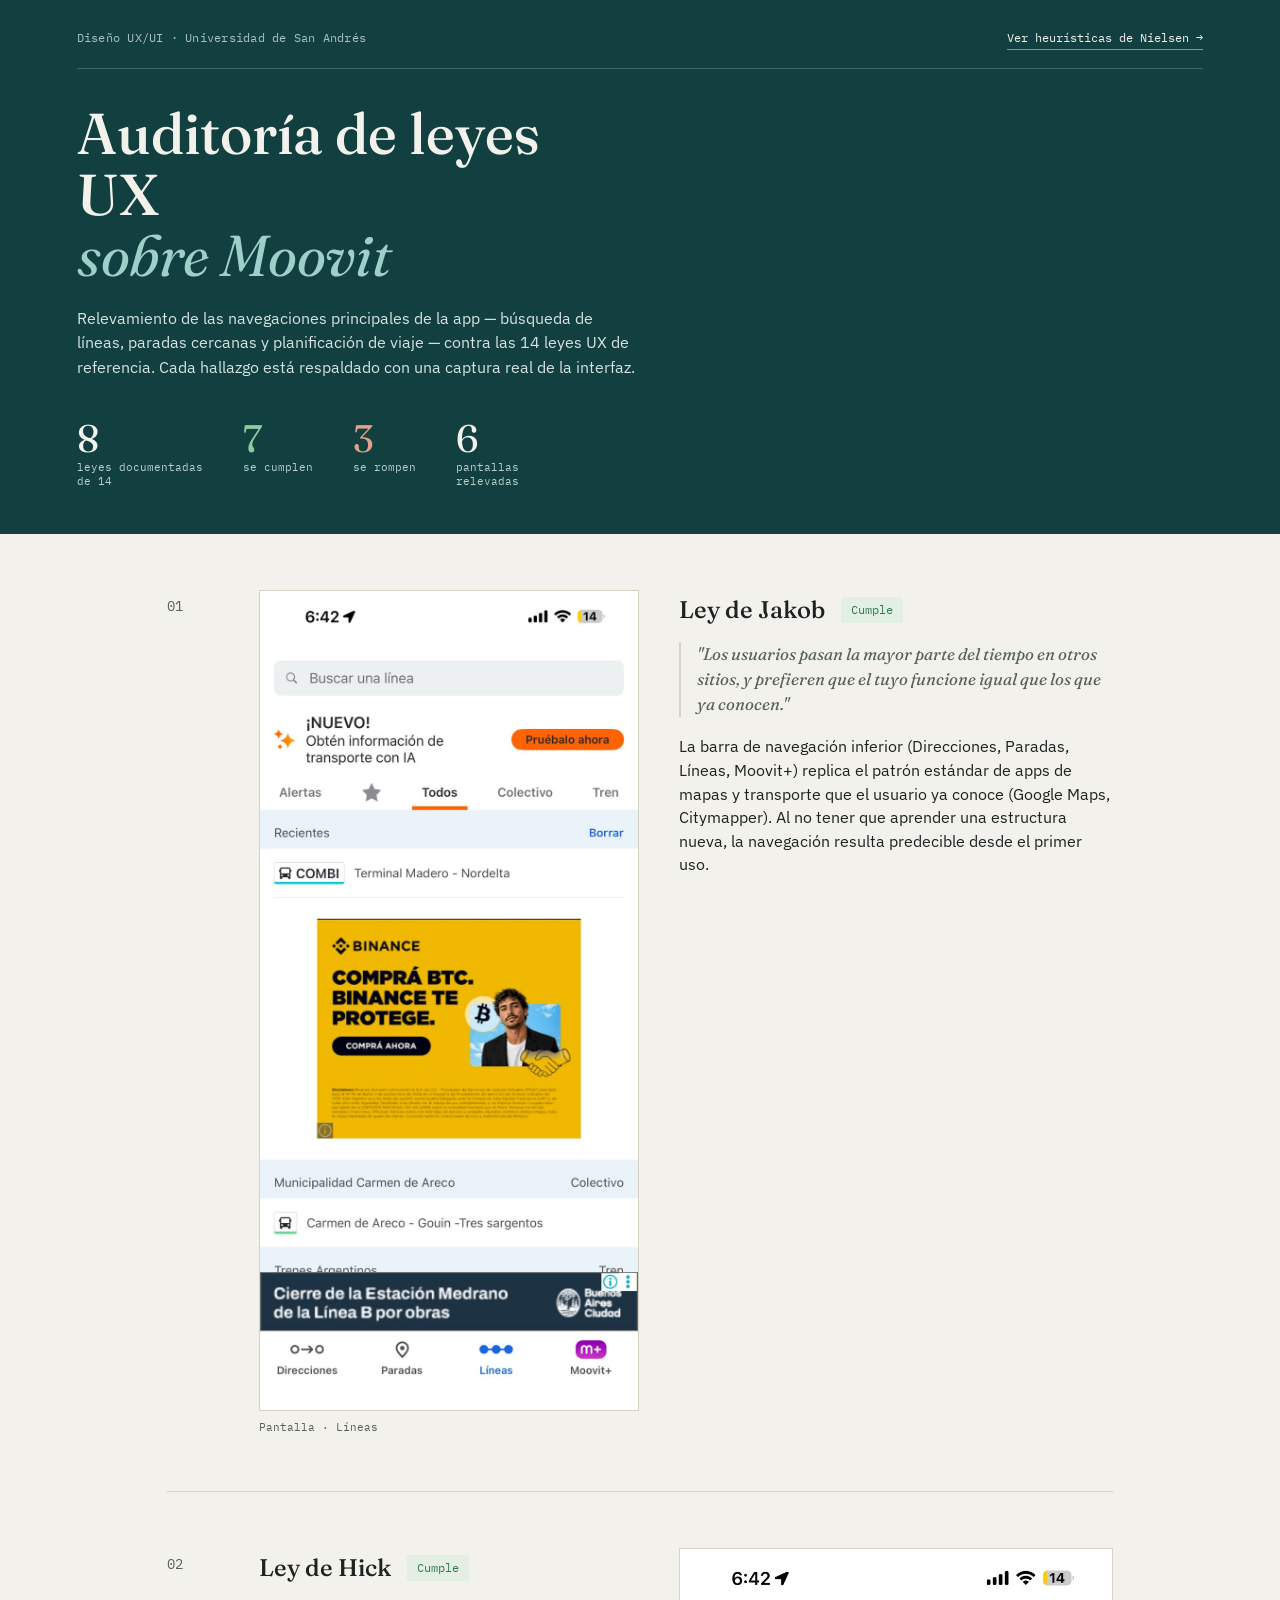
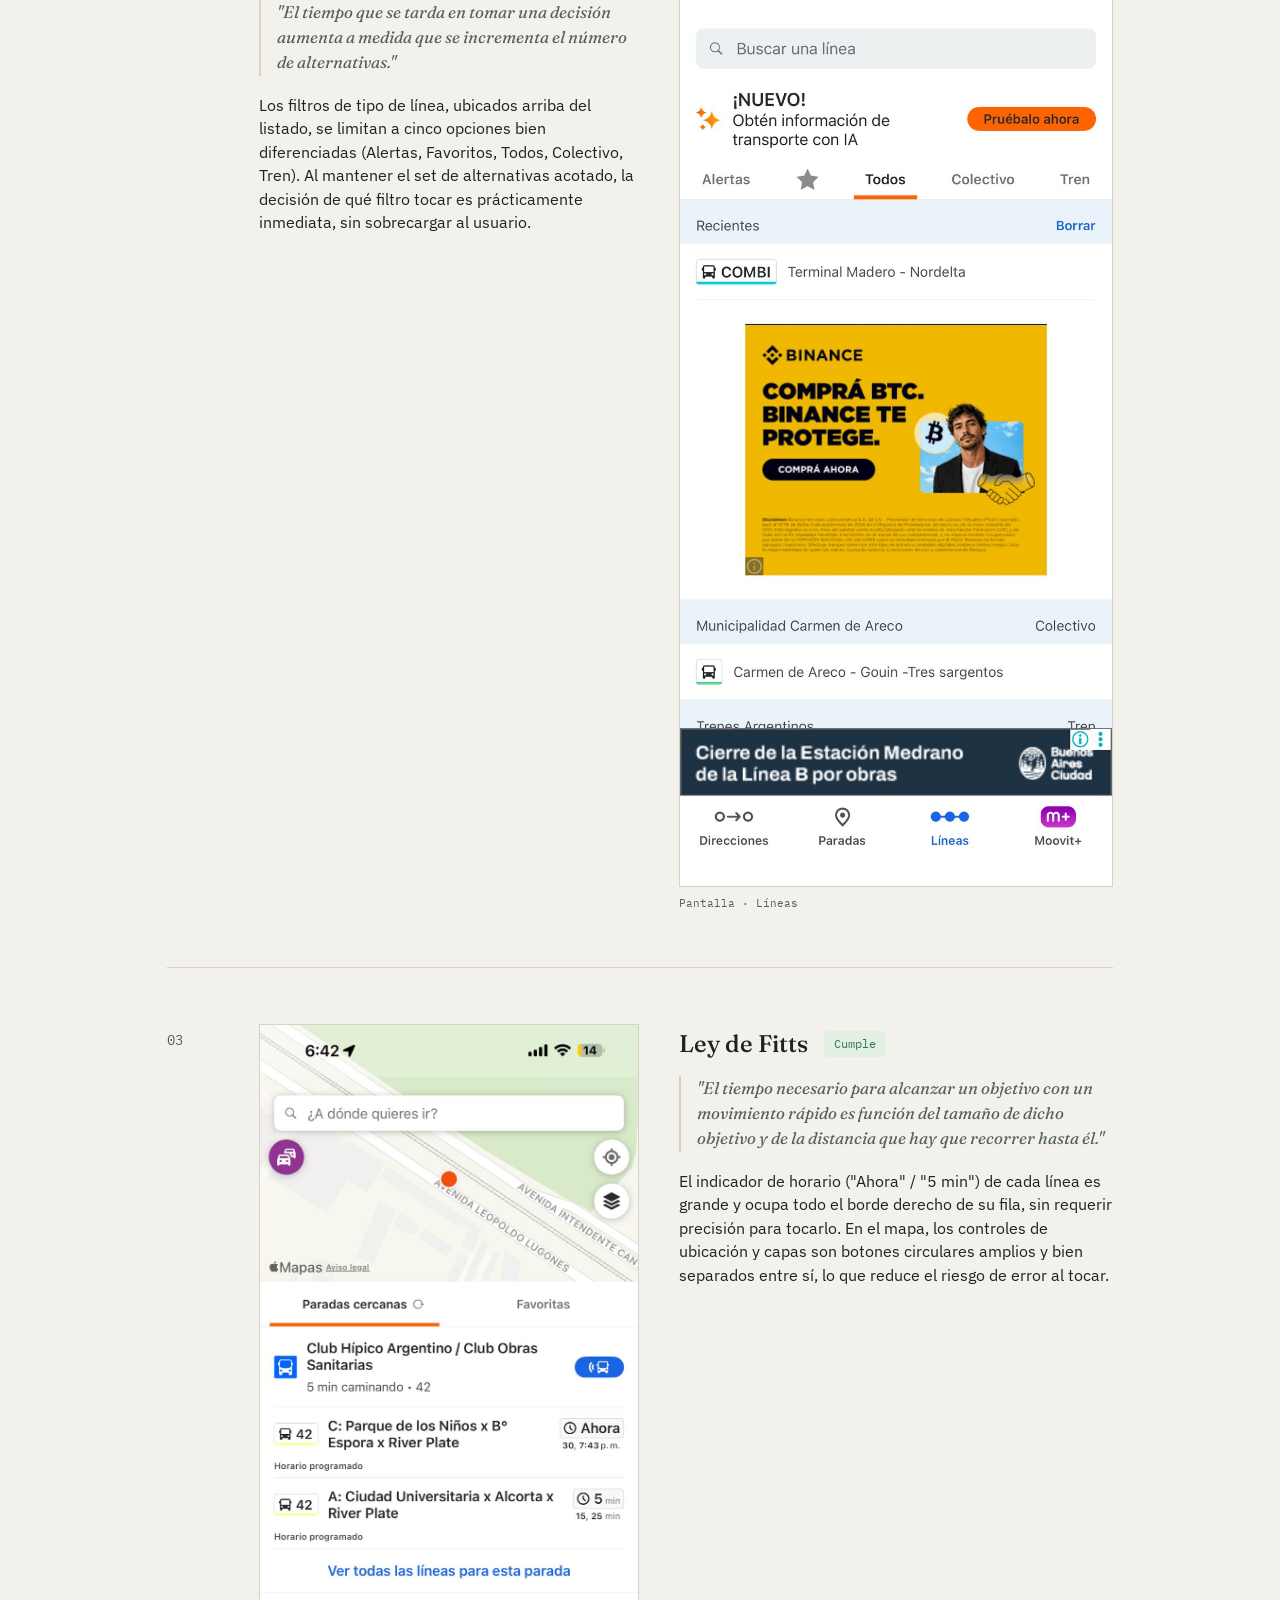
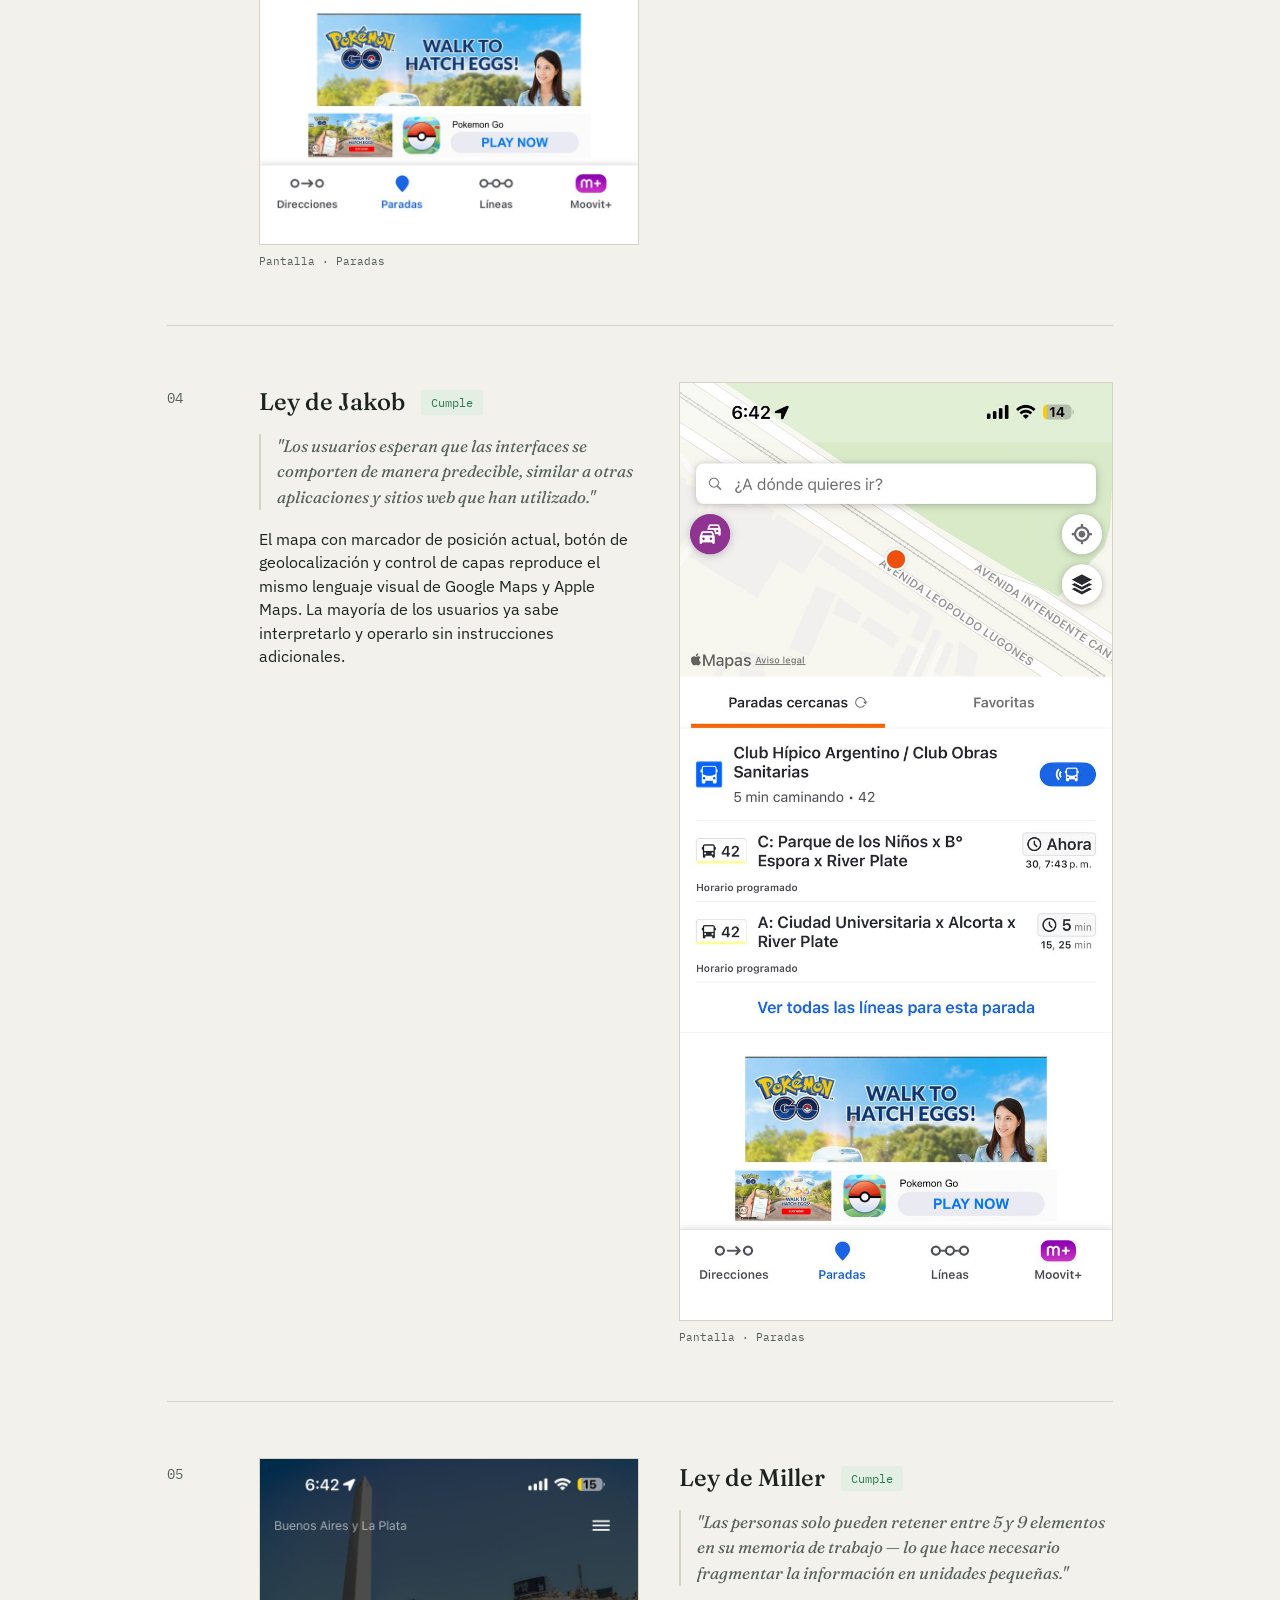
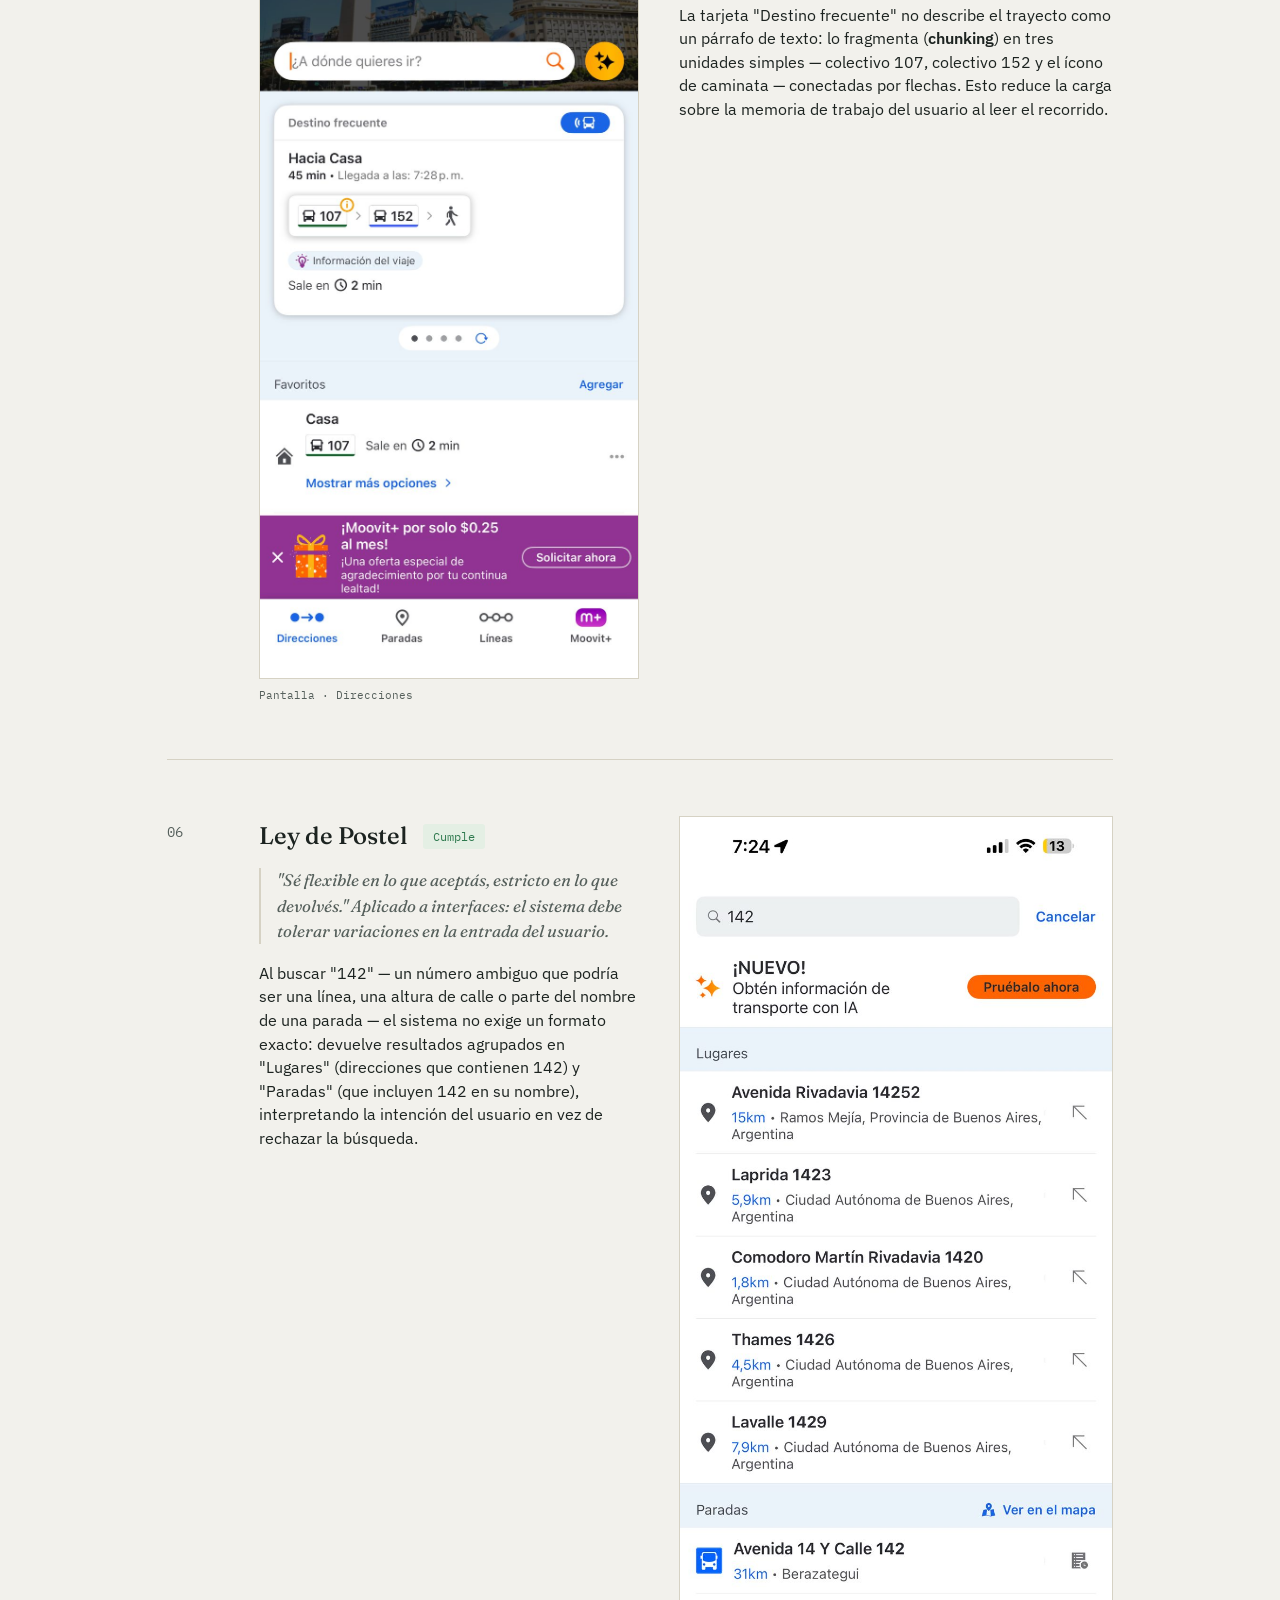
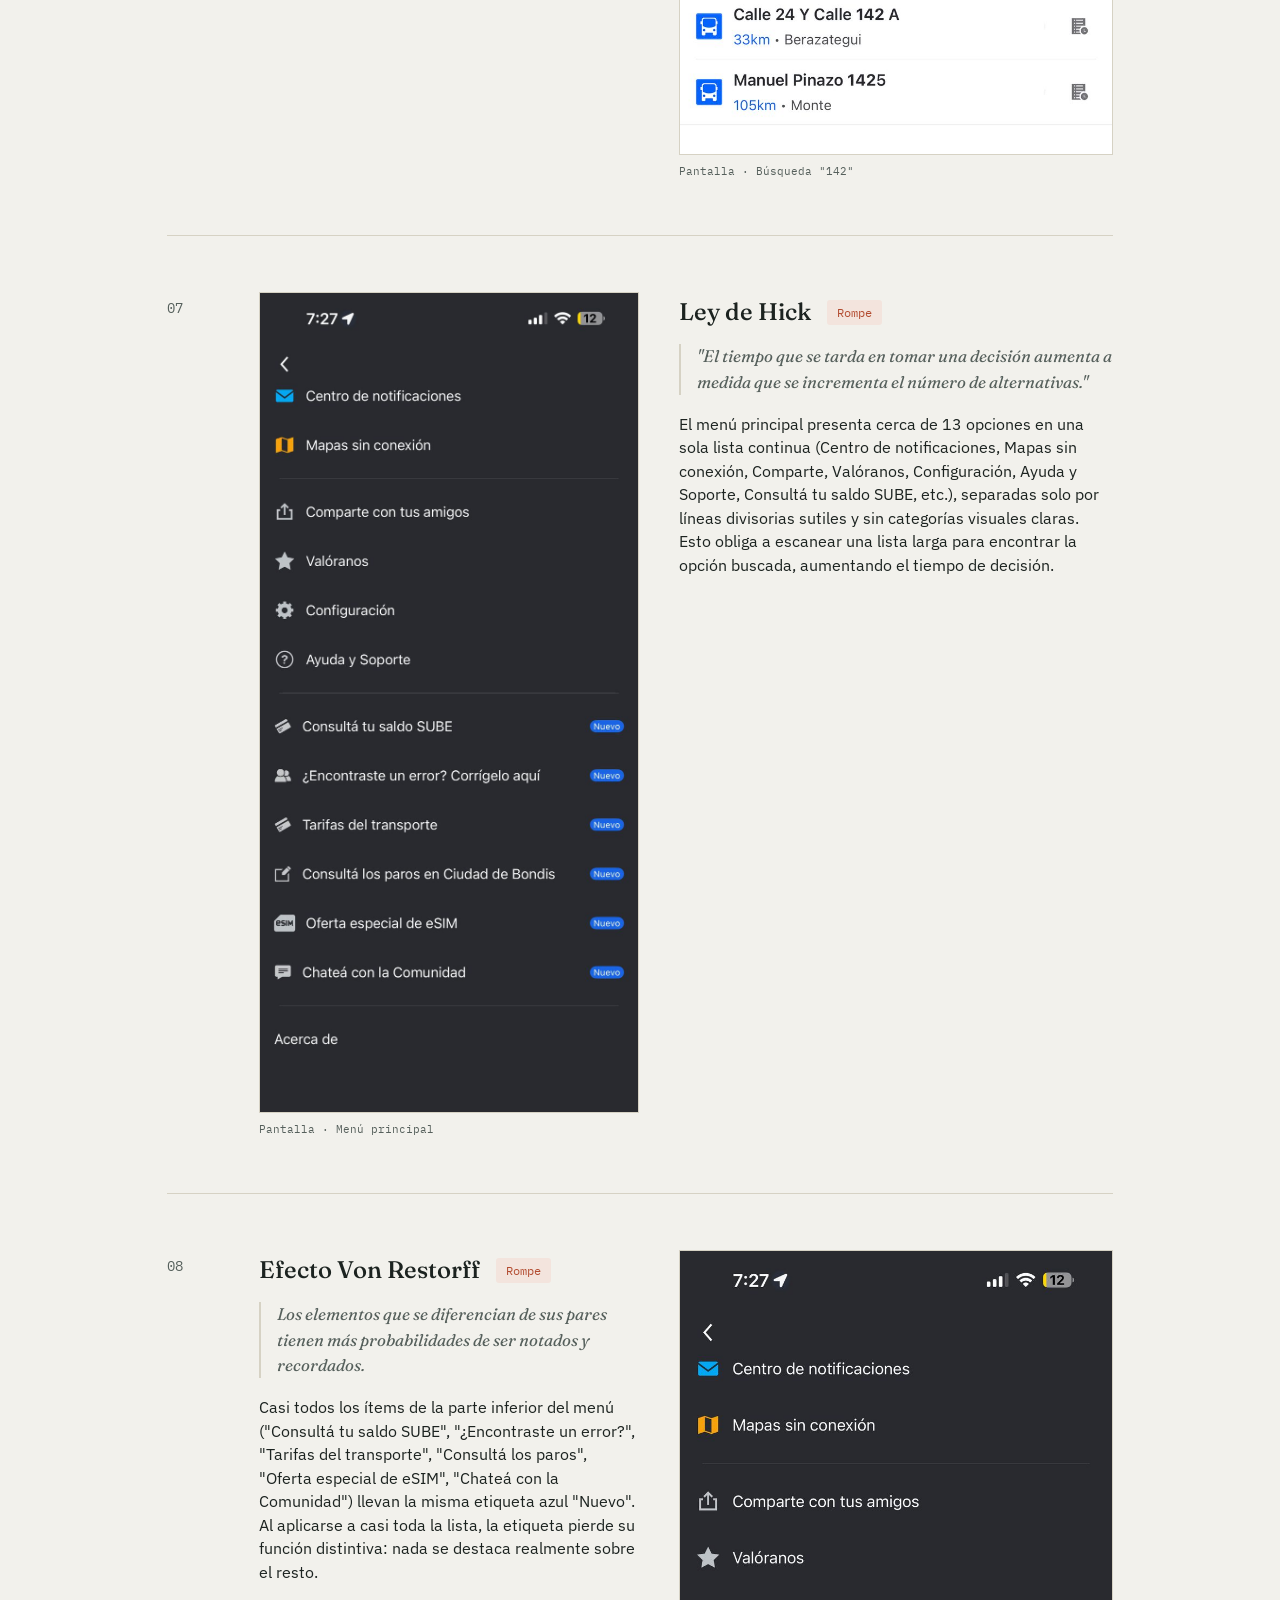
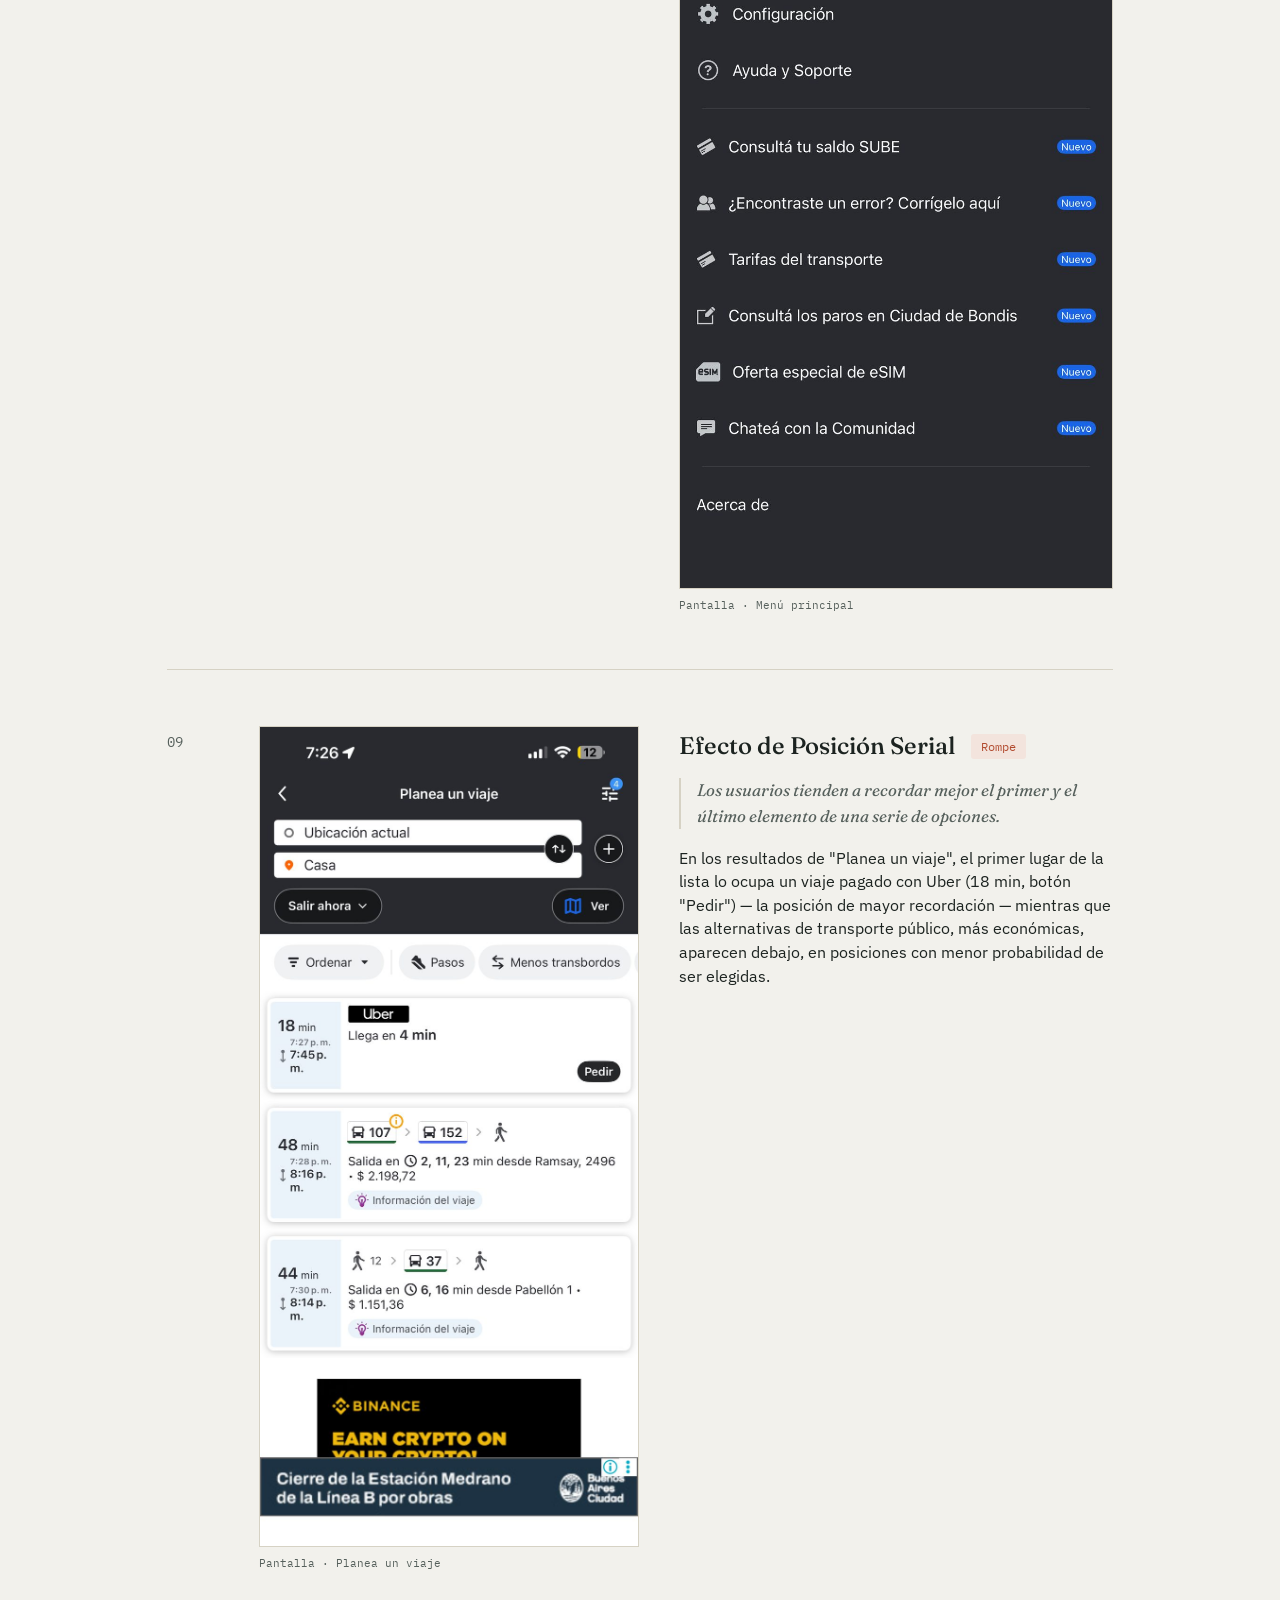
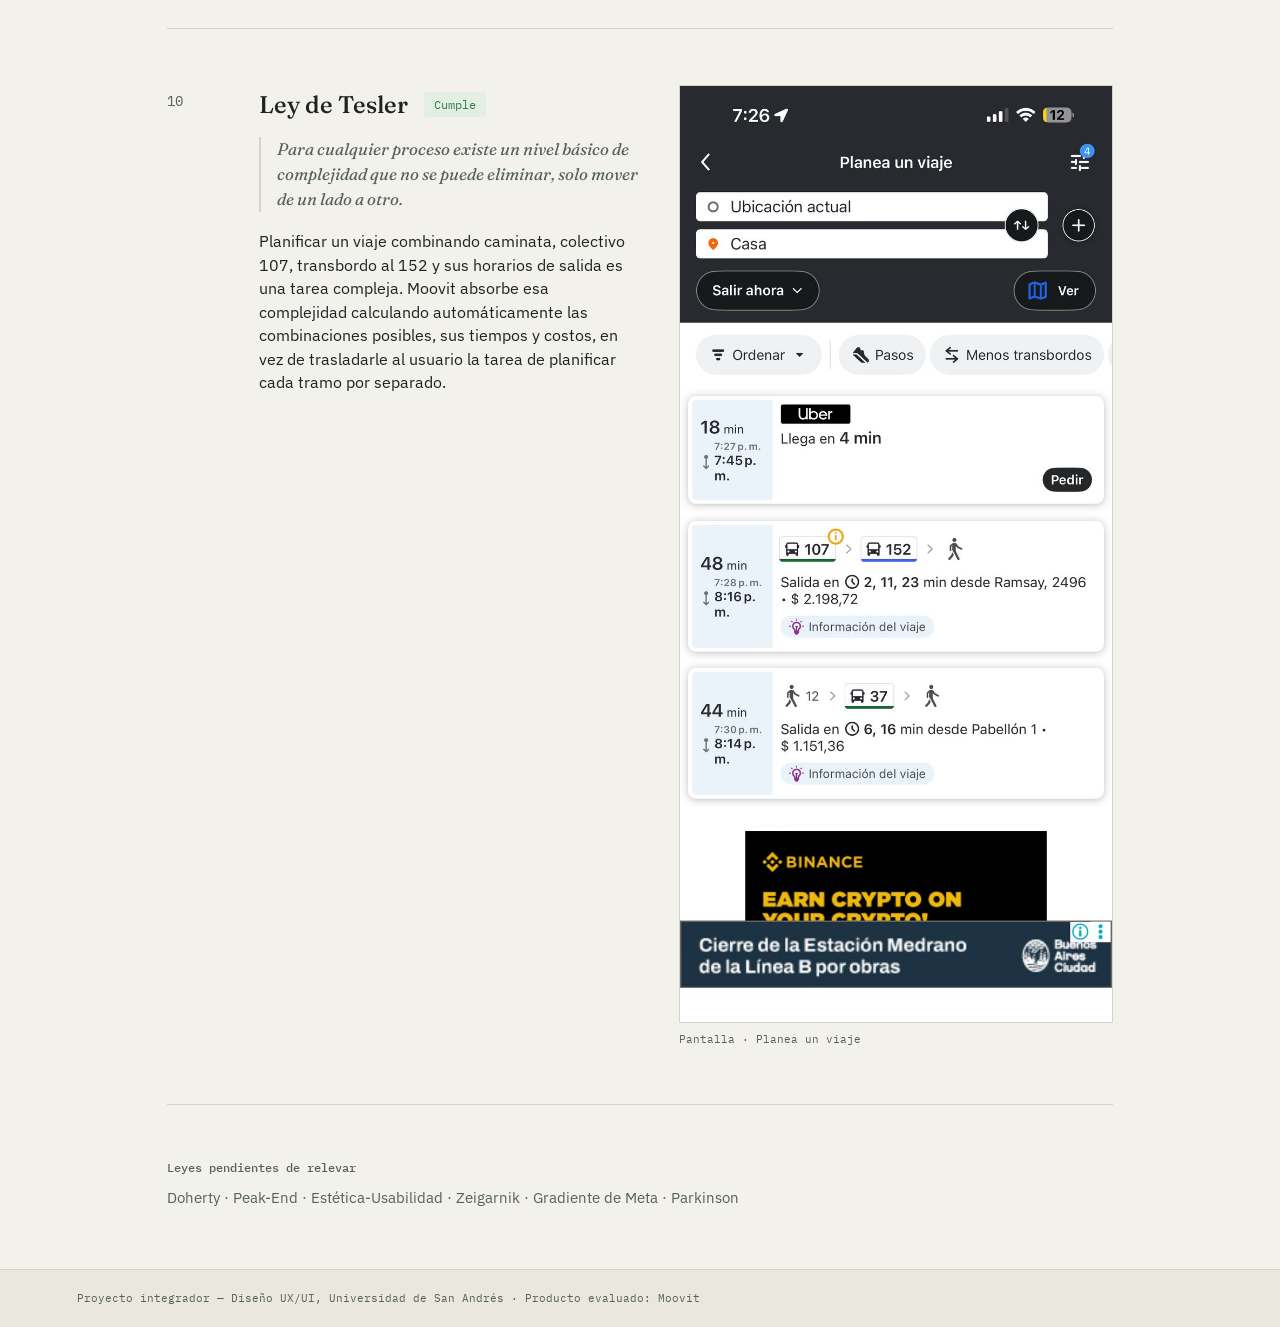
<file: index.html>
<!DOCTYPE html>
<html lang="es">
<head>
<meta charset="UTF-8">
<meta name="viewport" content="width=device-width, initial-scale=1.0">
<title>Auditoría UX — Moovit · Leyes UX</title>
<link rel="preconnect" href="https://fonts.googleapis.com">
<link rel="preconnect" href="https://fonts.gstatic.com" crossorigin>
<link href="https://fonts.googleapis.com/css2?family=Fraunces:opsz,wght@9..144,400;9..144,500;9..144,600&family=IBM+Plex+Sans:wght@400;500;600&family=IBM+Plex+Mono:wght@500&display=swap" rel="stylesheet">
<link rel="stylesheet" href="style.css">
</head>
<body>

<header class="masthead">
  <div class="masthead-top">
    <span class="masthead-kicker">Diseño UX/UI · Universidad de San Andrés</span>
    <a class="masthead-link" href="heuristicas.html">Ver heurísticas de Nielsen →</a>
  </div>
  <h1 class="masthead-title">Auditoría de leyes UX<br><em>sobre Moovit</em></h1>
  <p class="masthead-lede">
    Relevamiento de las navegaciones principales de la app — búsqueda de líneas,
    paradas cercanas y planificación de viaje — contra las 14 leyes UX de referencia.
    Cada hallazgo está respaldado con una captura real de la interfaz.
  </p>

  <div class="masthead-stats">
    <div class="stat">
      <span class="stat-num">8</span>
      <span class="stat-label">leyes documentadas<br>de 14</span>
    </div>
    <div class="stat stat-cumple">
      <span class="stat-num">7</span>
      <span class="stat-label">se cumplen</span>
    </div>
    <div class="stat stat-rompe">
      <span class="stat-num">3</span>
      <span class="stat-label">se rompen</span>
    </div>
    <div class="stat">
      <span class="stat-num">6</span>
      <span class="stat-label">pantallas<br>relevadas</span>
    </div>
  </div>
</header>

<main class="findings">

  <!-- 01 — Ley de Jakob -->
  <article class="finding" id="jakob-1">
    <div class="finding-index">01</div>
    <div class="finding-media">
      <img src="assets/pantalla-lineas.jpg" alt="Pantalla de búsqueda de líneas en Moovit, con barra de navegación inferior visible">
      <span class="media-caption">Pantalla · Líneas</span>
    </div>
    <div class="finding-body">
      <div class="finding-head">
        <h2>Ley de Jakob</h2>
        <span class="badge badge-cumple">Cumple</span>
      </div>
      <p class="finding-quote">"Los usuarios pasan la mayor parte del tiempo en otros sitios, y prefieren que el tuyo funcione igual que los que ya conocen."</p>
      <p class="finding-analysis">
        La barra de navegación inferior (Direcciones, Paradas, Líneas, Moovit+) replica
        el patrón estándar de apps de mapas y transporte que el usuario ya conoce
        (Google Maps, Citymapper). Al no tener que aprender una estructura nueva,
        la navegación resulta predecible desde el primer uso.
      </p>
    </div>
  </article>

  <!-- 02 — Ley de Hick -->
  <article class="finding finding-reverse" id="hick">
    <div class="finding-index">02</div>
    <div class="finding-media">
      <img src="assets/pantalla-lineas.jpg" alt="Filtros de tipo de línea: Alertas, favoritos, Todos, Colectivo, Tren">
      <span class="media-caption">Pantalla · Líneas</span>
    </div>
    <div class="finding-body">
      <div class="finding-head">
        <h2>Ley de Hick</h2>
        <span class="badge badge-cumple">Cumple</span>
      </div>
      <p class="finding-quote">"El tiempo que se tarda en tomar una decisión aumenta a medida que se incrementa el número de alternativas."</p>
      <p class="finding-analysis">
        Los filtros de tipo de línea, ubicados arriba del listado, se limitan a cinco
        opciones bien diferenciadas (Alertas, Favoritos, Todos, Colectivo, Tren).
        Al mantener el set de alternativas acotado, la decisión de qué filtro tocar
        es prácticamente inmediata, sin sobrecargar al usuario.
      </p>
    </div>
  </article>

  <!-- 03 — Ley de Fitts -->
  <article class="finding" id="fitts">
    <div class="finding-index">03</div>
    <div class="finding-media">
      <img src="assets/pantalla-paradas.jpg" alt="Pantalla de paradas cercanas con botones de horario y controles de mapa">
      <span class="media-caption">Pantalla · Paradas</span>
    </div>
    <div class="finding-body">
      <div class="finding-head">
        <h2>Ley de Fitts</h2>
        <span class="badge badge-cumple">Cumple</span>
      </div>
      <p class="finding-quote">"El tiempo necesario para alcanzar un objetivo con un movimiento rápido es función del tamaño de dicho objetivo y de la distancia que hay que recorrer hasta él."</p>
      <p class="finding-analysis">
        El indicador de horario ("Ahora" / "5 min") de cada línea es grande y ocupa
        todo el borde derecho de su fila, sin requerir precisión para tocarlo.
        En el mapa, los controles de ubicación y capas son botones circulares
        amplios y bien separados entre sí, lo que reduce el riesgo de error al tocar.
      </p>
    </div>
  </article>

  <!-- 04 — Ley de Jakob (mapa) -->
  <article class="finding finding-reverse" id="jakob-2">
    <div class="finding-index">04</div>
    <div class="finding-media">
      <img src="assets/pantalla-paradas.jpg" alt="Mapa de paradas cercanas con marcador de ubicación y controles estilo Google Maps">
      <span class="media-caption">Pantalla · Paradas</span>
    </div>
    <div class="finding-body">
      <div class="finding-head">
        <h2>Ley de Jakob</h2>
        <span class="badge badge-cumple">Cumple</span>
      </div>
      <p class="finding-quote">"Los usuarios esperan que las interfaces se comporten de manera predecible, similar a otras aplicaciones y sitios web que han utilizado."</p>
      <p class="finding-analysis">
        El mapa con marcador de posición actual, botón de geolocalización y control
        de capas reproduce el mismo lenguaje visual de Google Maps y Apple Maps.
        La mayoría de los usuarios ya sabe interpretarlo y operarlo sin instrucciones
        adicionales.
      </p>
    </div>
  </article>

  <!-- 05 — Ley de Miller -->
  <article class="finding" id="miller">
    <div class="finding-index">05</div>
    <div class="finding-media">
      <img src="assets/pantalla-direcciones.jpg" alt="Tarjeta de destino frecuente con trayecto fragmentado en íconos: colectivo 107, colectivo 152, caminata">
      <span class="media-caption">Pantalla · Direcciones</span>
    </div>
    <div class="finding-body">
      <div class="finding-head">
        <h2>Ley de Miller</h2>
        <span class="badge badge-cumple">Cumple</span>
      </div>
      <p class="finding-quote">"Las personas solo pueden retener entre 5 y 9 elementos en su memoria de trabajo — lo que hace necesario fragmentar la información en unidades pequeñas."</p>
      <p class="finding-analysis">
        La tarjeta "Destino frecuente" no describe el trayecto como un párrafo de texto:
        lo fragmenta (<em>chunking</em>) en tres unidades simples — colectivo 107,
        colectivo 152 y el ícono de caminata — conectadas por flechas. Esto reduce
        la carga sobre la memoria de trabajo del usuario al leer el recorrido.
      </p>
    </div>
  </article>

  <!-- 06 — Ley de Postel -->
  <article class="finding finding-reverse" id="postel">
    <div class="finding-index">06</div>
    <div class="finding-media">
      <img src="assets/pantalla-busqueda-142.jpg" alt="Búsqueda de '142' devolviendo direcciones y paradas que contienen ese número">
      <span class="media-caption">Pantalla · Búsqueda "142"</span>
    </div>
    <div class="finding-body">
      <div class="finding-head">
        <h2>Ley de Postel</h2>
        <span class="badge badge-cumple">Cumple</span>
      </div>
      <p class="finding-quote">"Sé flexible en lo que aceptás, estricto en lo que devolvés." Aplicado a interfaces: el sistema debe tolerar variaciones en la entrada del usuario.</p>
      <p class="finding-analysis">
        Al buscar "142" — un número ambiguo que podría ser una línea, una
        altura de calle o parte del nombre de una parada — el sistema no exige
        un formato exacto: devuelve resultados agrupados en "Lugares"
        (direcciones que contienen 142) y "Paradas" (que incluyen 142 en su
        nombre), interpretando la intención del usuario en vez de rechazar
        la búsqueda.
      </p>
    </div>
  </article>

  <!-- 07 — Ley de Hick (segundo caso) -->
  <article class="finding" id="hick-2">
    <div class="finding-index">07</div>
    <div class="finding-media">
      <img src="assets/pantalla-menu.jpg" alt="Menú principal con cerca de 13 opciones en una sola lista continua">
      <span class="media-caption">Pantalla · Menú principal</span>
    </div>
    <div class="finding-body">
      <div class="finding-head">
        <h2>Ley de Hick</h2>
        <span class="badge badge-rompe">Rompe</span>
      </div>
      <p class="finding-quote">"El tiempo que se tarda en tomar una decisión aumenta a medida que se incrementa el número de alternativas."</p>
      <p class="finding-analysis">
        El menú principal presenta cerca de 13 opciones en una sola lista
        continua (Centro de notificaciones, Mapas sin conexión, Comparte,
        Valóranos, Configuración, Ayuda y Soporte, Consultá tu saldo SUBE,
        etc.), separadas solo por líneas divisorias sutiles y sin categorías
        visuales claras. Esto obliga a escanear una lista larga para
        encontrar la opción buscada, aumentando el tiempo de decisión.
      </p>
    </div>
  </article>

  <!-- 08 — Efecto Von Restorff -->
  <article class="finding finding-reverse" id="von-restorff">
    <div class="finding-index">08</div>
    <div class="finding-media">
      <img src="assets/pantalla-menu.jpg" alt="Menú con cinco etiquetas 'Nuevo' repetidas en distintos ítems">
      <span class="media-caption">Pantalla · Menú principal</span>
    </div>
    <div class="finding-body">
      <div class="finding-head">
        <h2>Efecto Von Restorff</h2>
        <span class="badge badge-rompe">Rompe</span>
      </div>
      <p class="finding-quote">Los elementos que se diferencian de sus pares tienen más probabilidades de ser notados y recordados.</p>
      <p class="finding-analysis">
        Casi todos los ítems de la parte inferior del menú ("Consultá tu
        saldo SUBE", "¿Encontraste un error?", "Tarifas del transporte",
        "Consultá los paros", "Oferta especial de eSIM", "Chateá con la
        Comunidad") llevan la misma etiqueta azul "Nuevo". Al aplicarse a
        casi toda la lista, la etiqueta pierde su función distintiva: nada
        se destaca realmente sobre el resto.
      </p>
    </div>
  </article>

  <!-- 09 — Efecto de Posición Serial -->
  <article class="finding" id="posicion-serial">
    <div class="finding-index">09</div>
    <div class="finding-media">
      <img src="assets/pantalla-viaje.jpg" alt="Resultados de Planea un viaje con la opción de Uber ubicada primera en la lista">
      <span class="media-caption">Pantalla · Planea un viaje</span>
    </div>
    <div class="finding-body">
      <div class="finding-head">
        <h2>Efecto de Posición Serial</h2>
        <span class="badge badge-rompe">Rompe</span>
      </div>
      <p class="finding-quote">Los usuarios tienden a recordar mejor el primer y el último elemento de una serie de opciones.</p>
      <p class="finding-analysis">
        En los resultados de "Planea un viaje", el primer lugar de la lista
        lo ocupa un viaje pagado con Uber (18 min, botón "Pedir") — la
        posición de mayor recordación — mientras que las alternativas de
        transporte público, más económicas, aparecen debajo, en posiciones
        con menor probabilidad de ser elegidas.
      </p>
    </div>
  </article>

  <!-- 10 — Ley de Tesler -->
  <article class="finding finding-reverse" id="tesler">
    <div class="finding-index">10</div>
    <div class="finding-media">
      <img src="assets/pantalla-viaje.jpg" alt="Combinación de línea 107, transbordo a 152 y caminata calculada automáticamente por la app">
      <span class="media-caption">Pantalla · Planea un viaje</span>
    </div>
    <div class="finding-body">
      <div class="finding-head">
        <h2>Ley de Tesler</h2>
        <span class="badge badge-cumple">Cumple</span>
      </div>
      <p class="finding-quote">Para cualquier proceso existe un nivel básico de complejidad que no se puede eliminar, solo mover de un lado a otro.</p>
      <p class="finding-analysis">
        Planificar un viaje combinando caminata, colectivo 107, transbordo
        al 152 y sus horarios de salida es una tarea compleja. Moovit absorbe
        esa complejidad calculando automáticamente las combinaciones
        posibles, sus tiempos y costos, en vez de trasladarle al usuario la
        tarea de planificar cada tramo por separado.
      </p>
    </div>
  </article>

</main>

<section class="pending">
  <h3>Leyes pendientes de relevar</h3>
  <p>
    Doherty · Peak-End · Estética-Usabilidad · Zeigarnik · Gradiente de Meta · Parkinson
  </p>
</section>

<footer class="site-footer">
  <p>Proyecto integrador — Diseño UX/UI, Universidad de San Andrés · Producto evaluado: Moovit</p>
</footer>

</body>
</html>
</file>
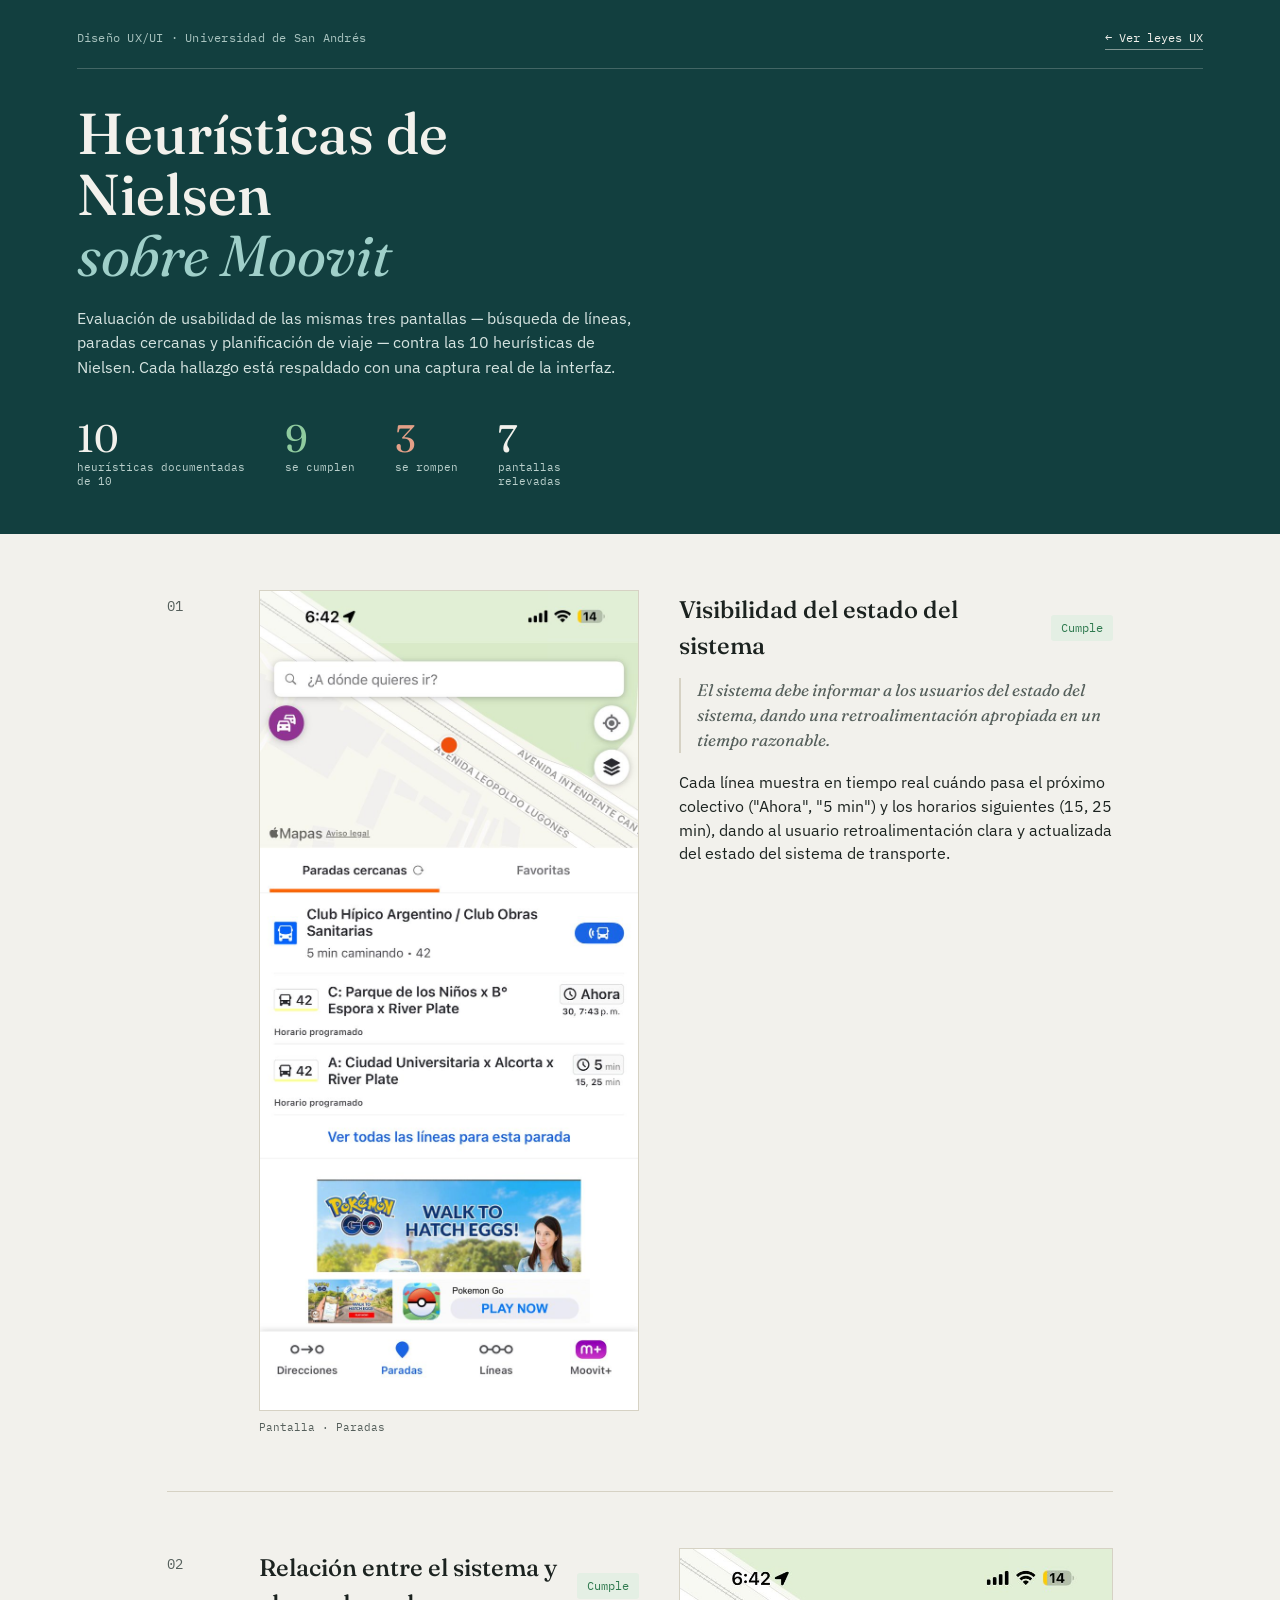
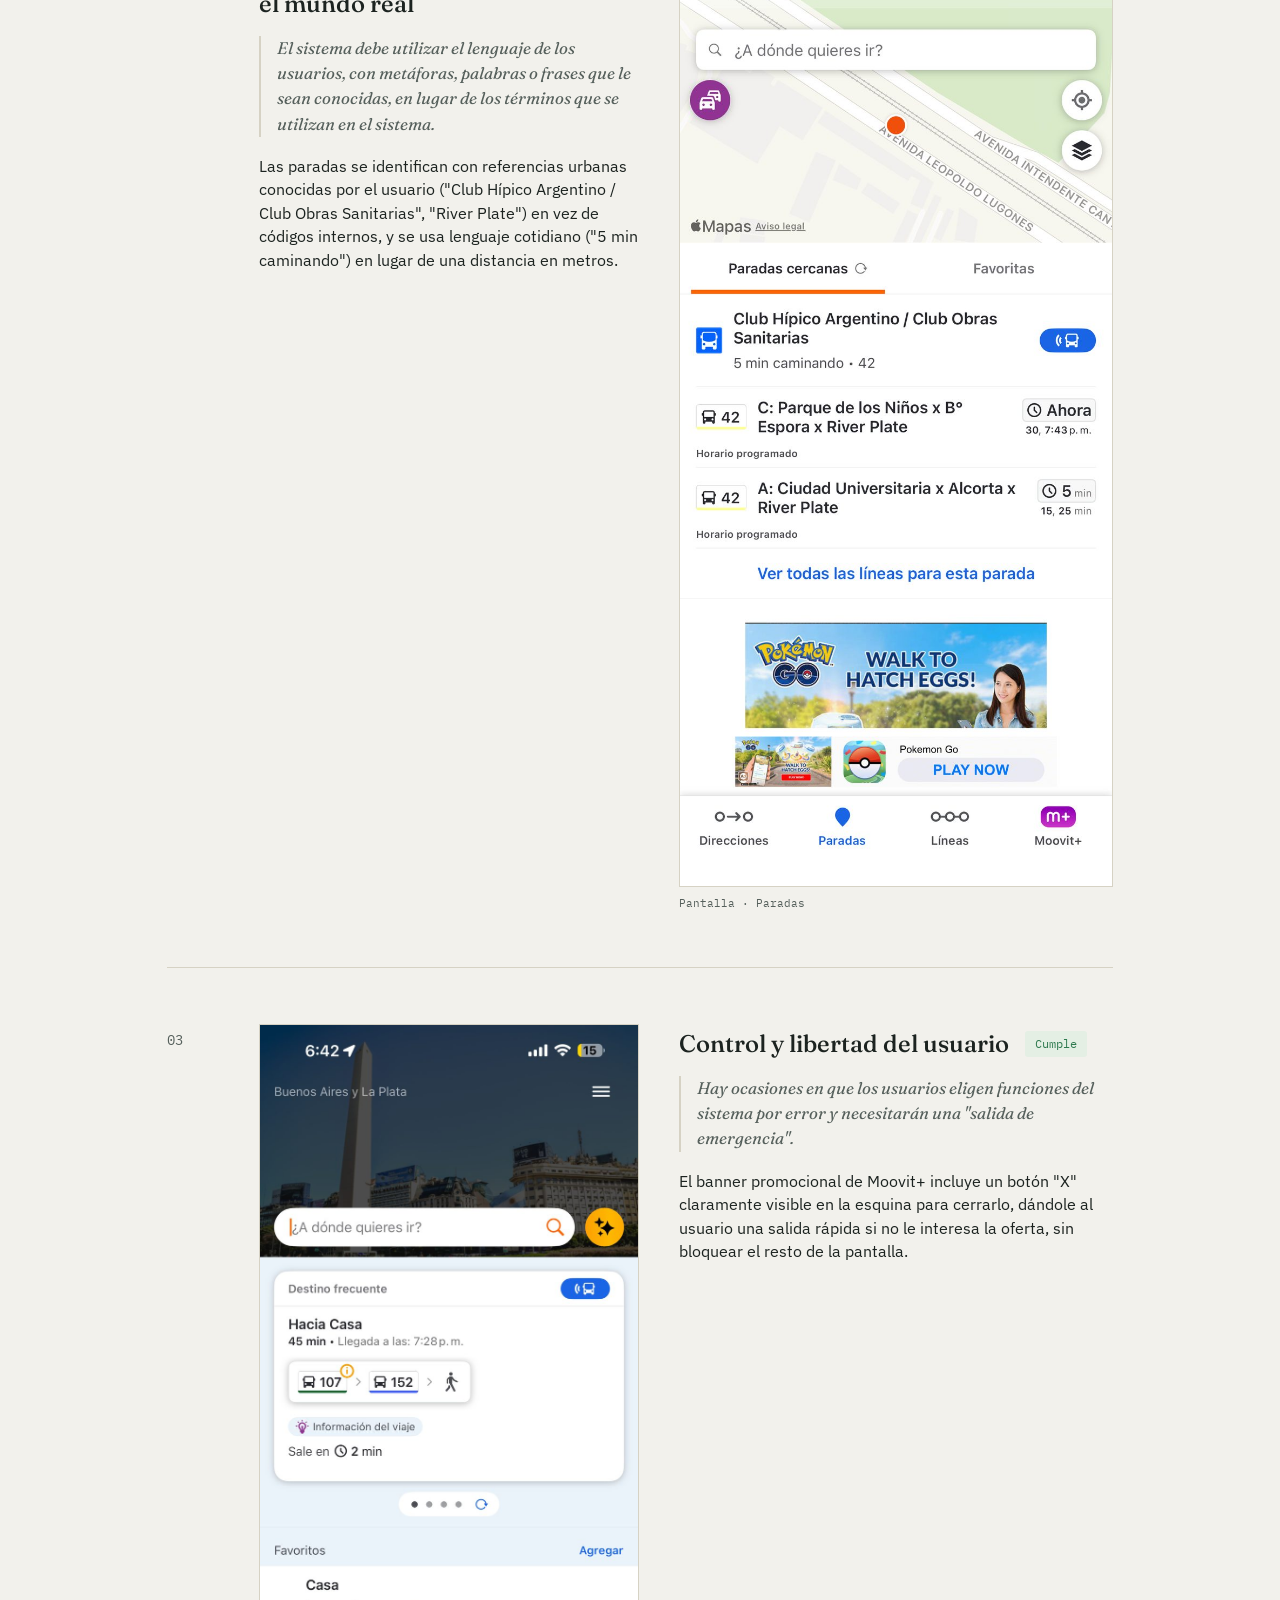
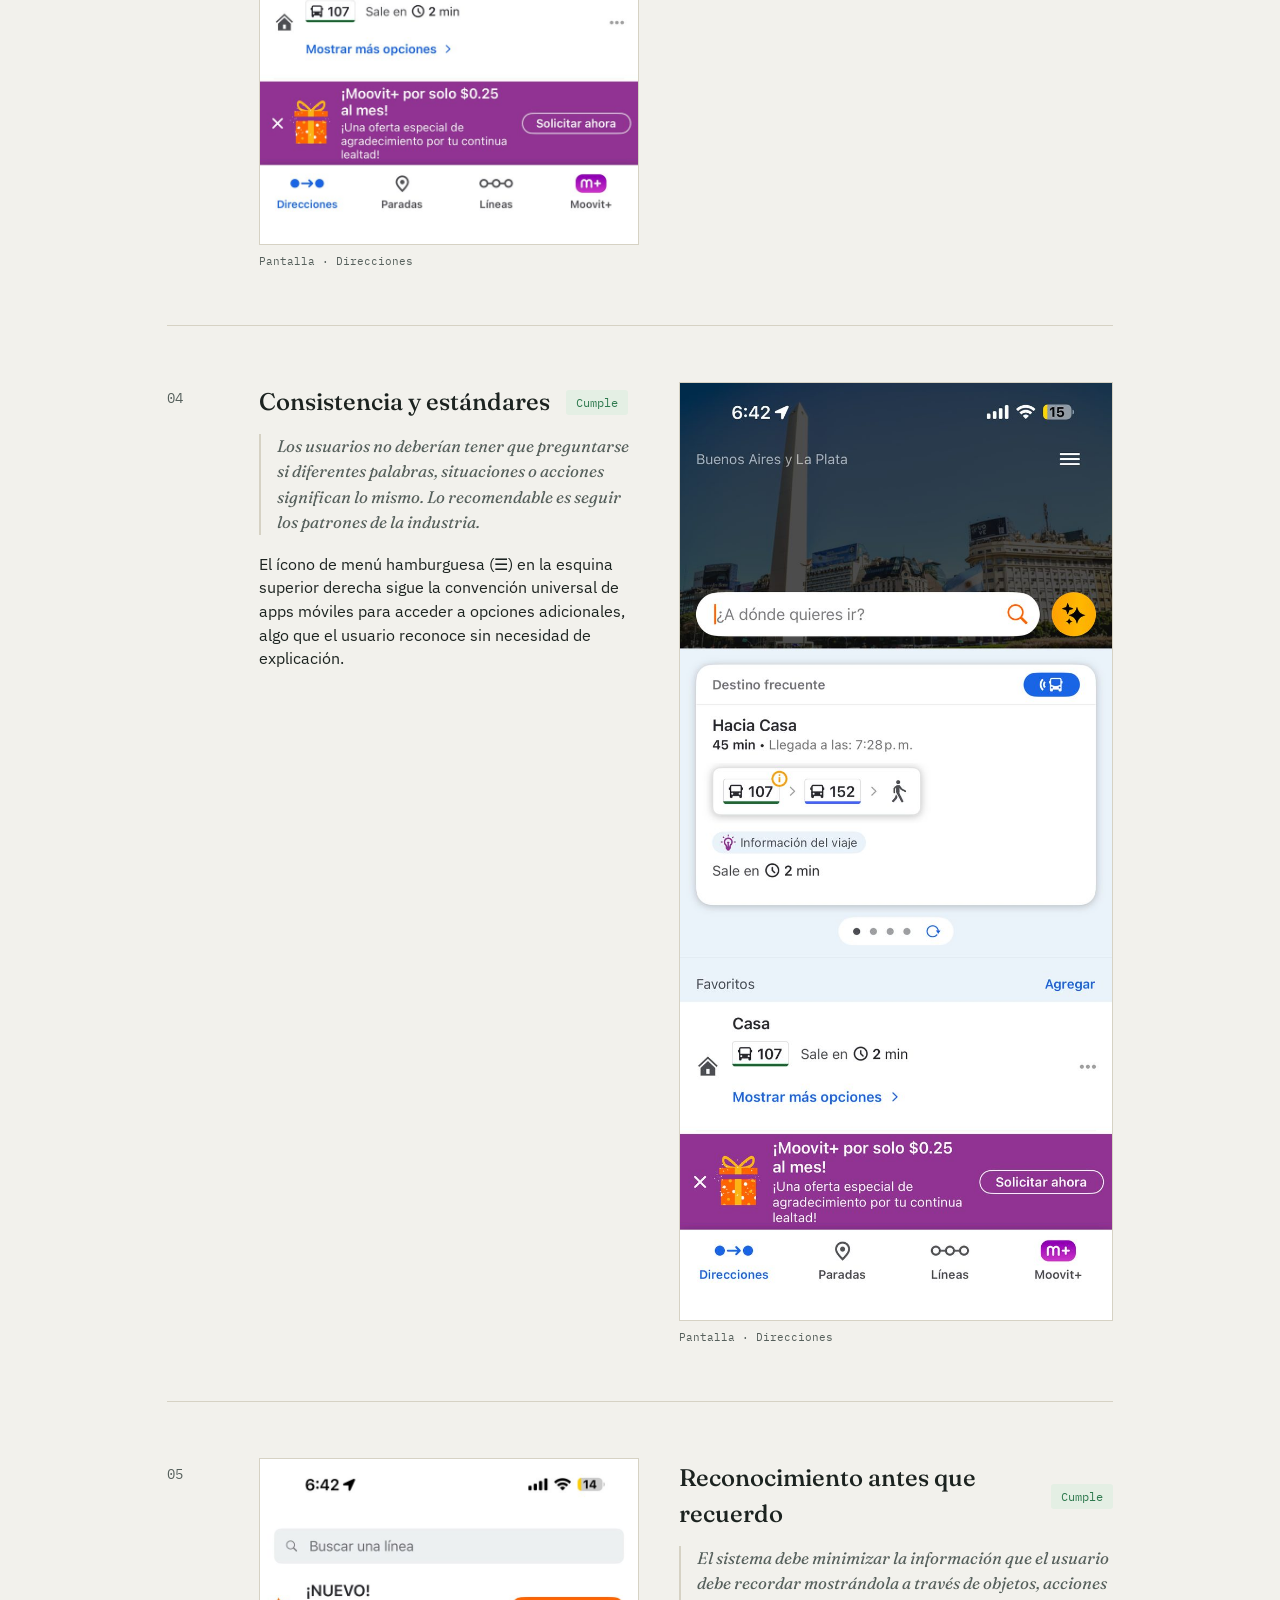
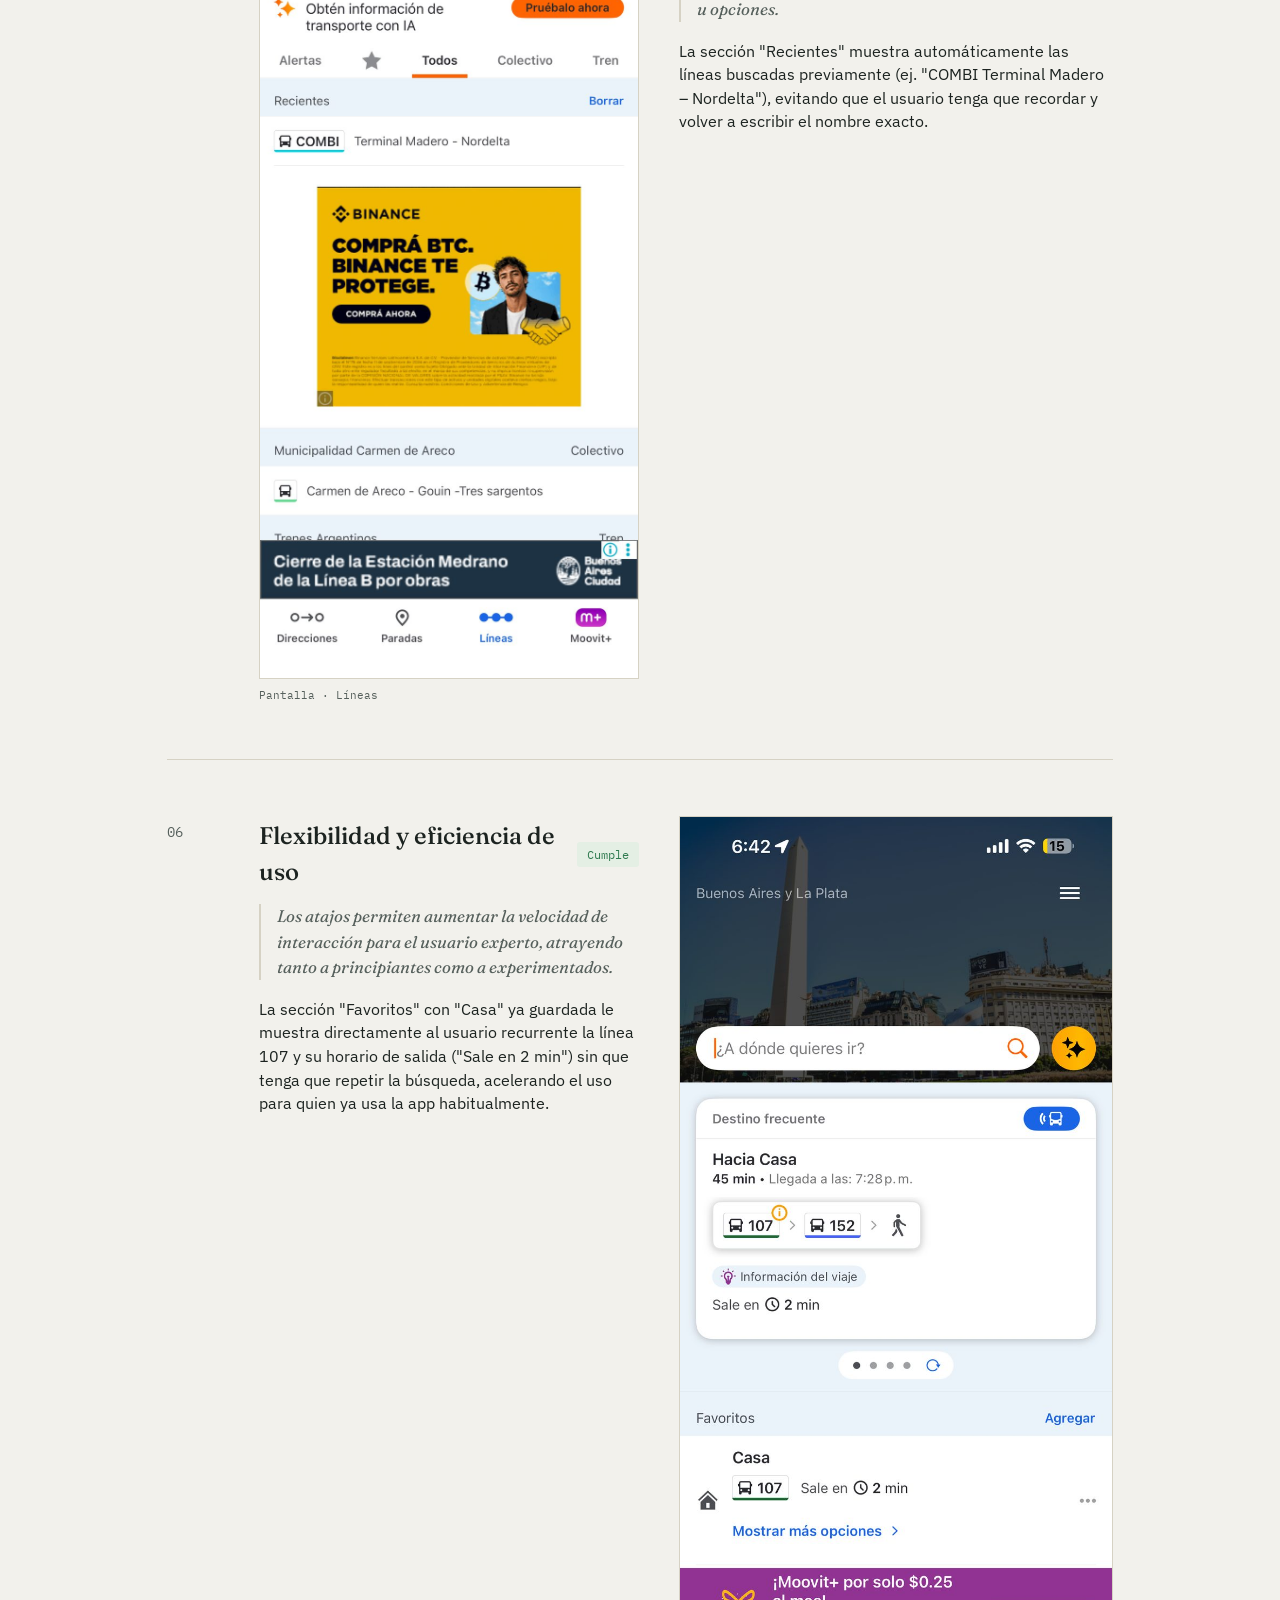
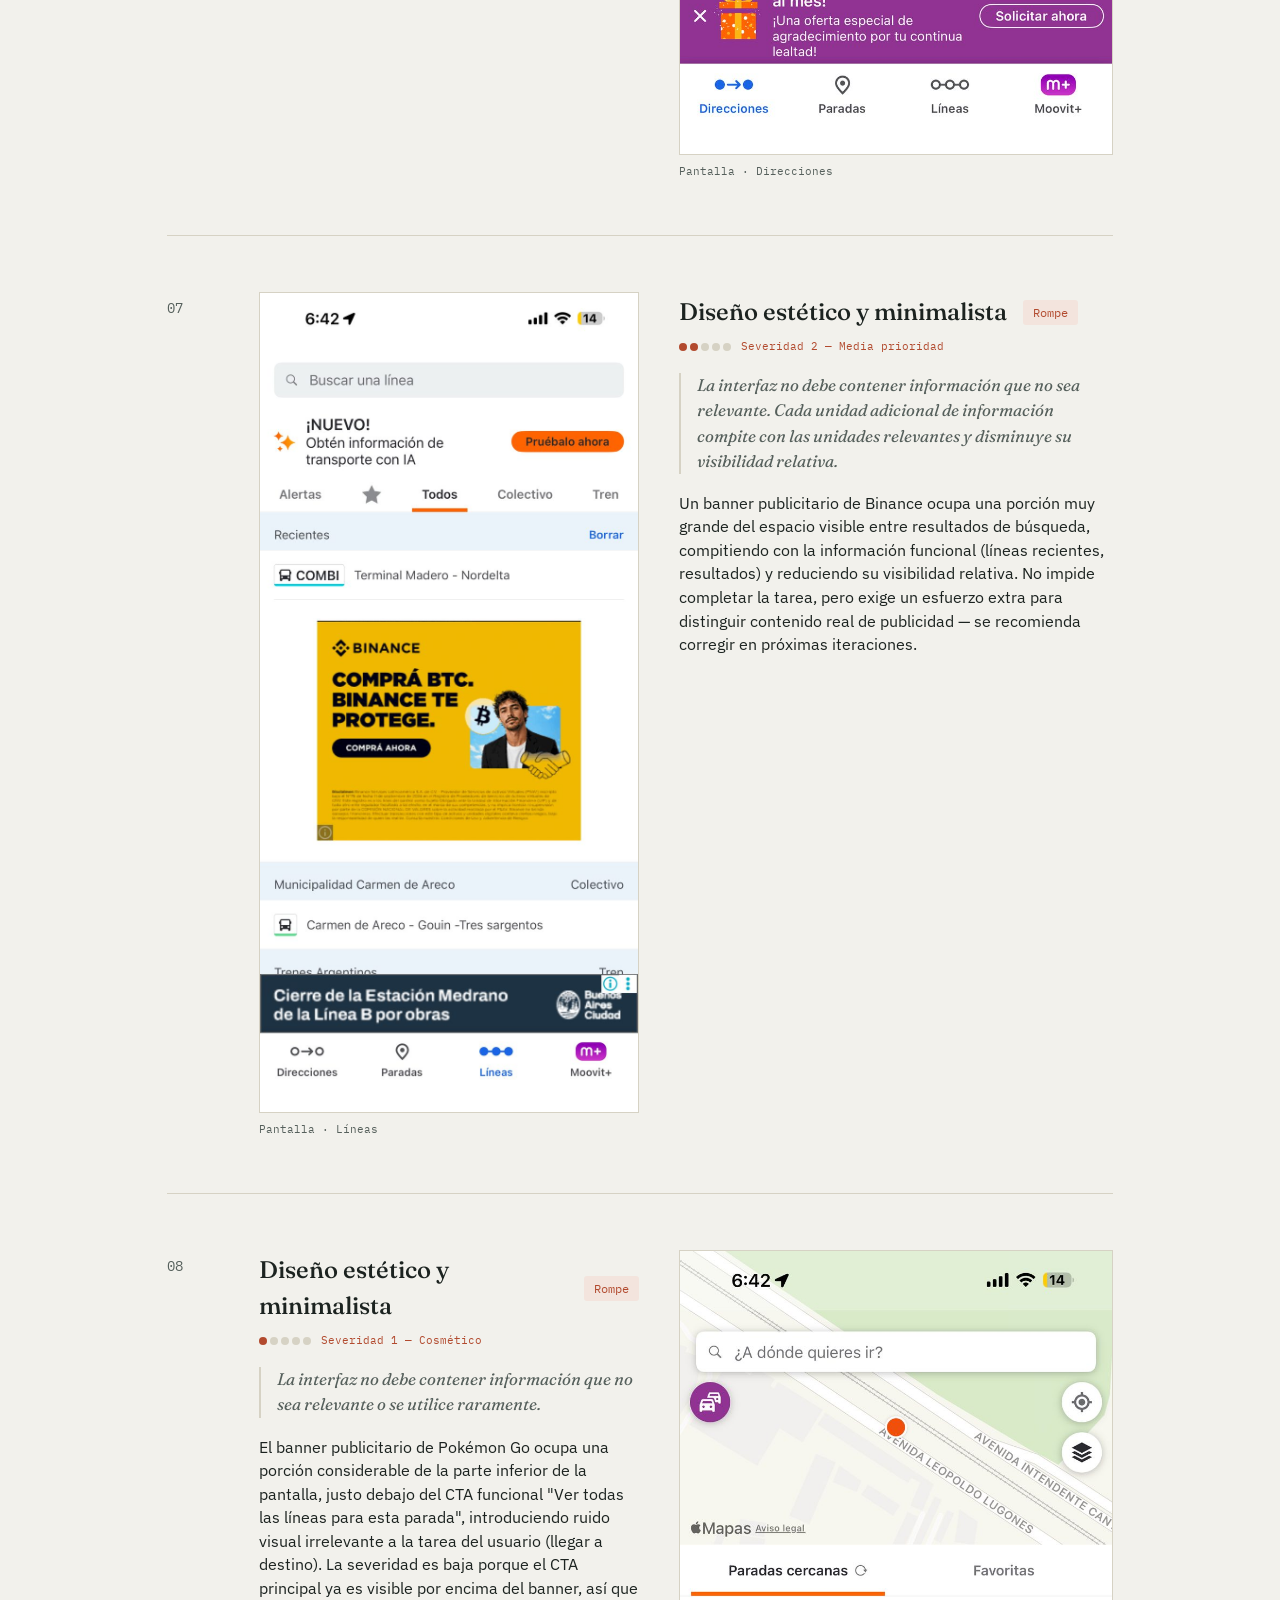
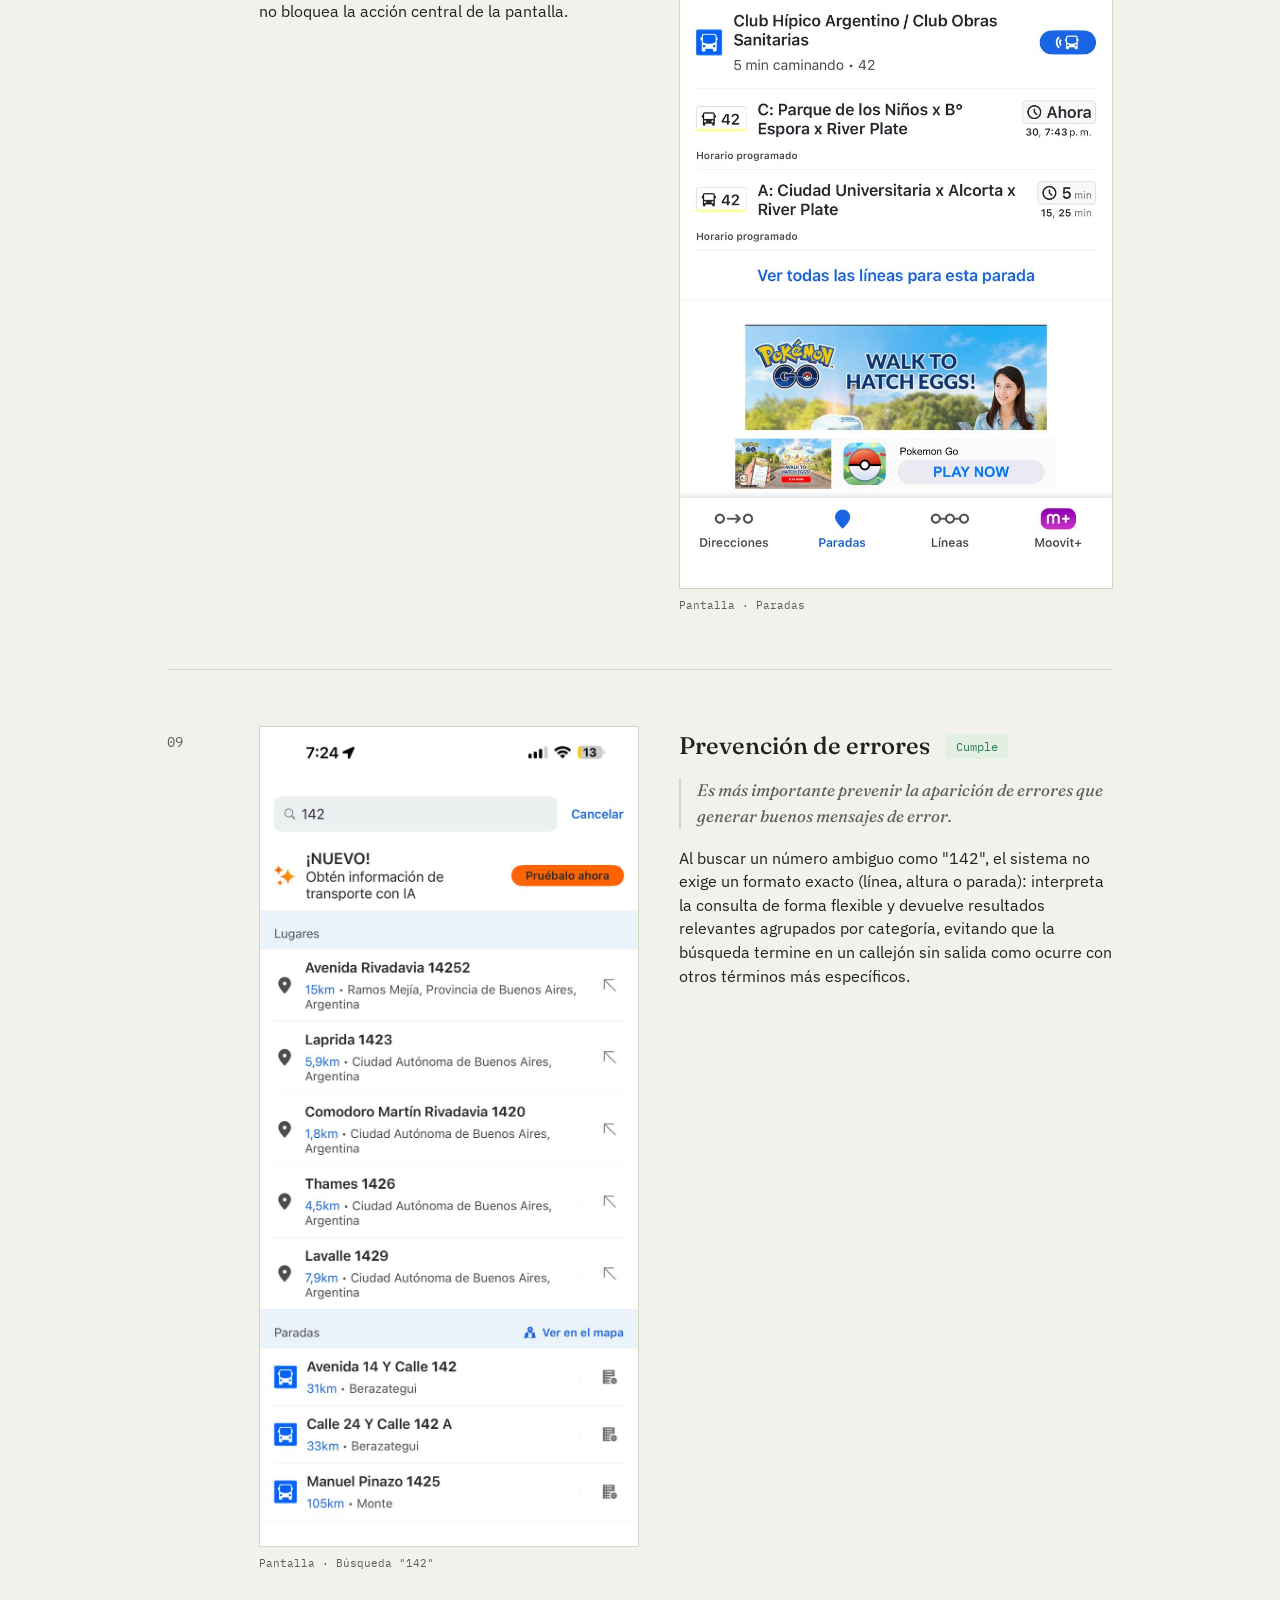
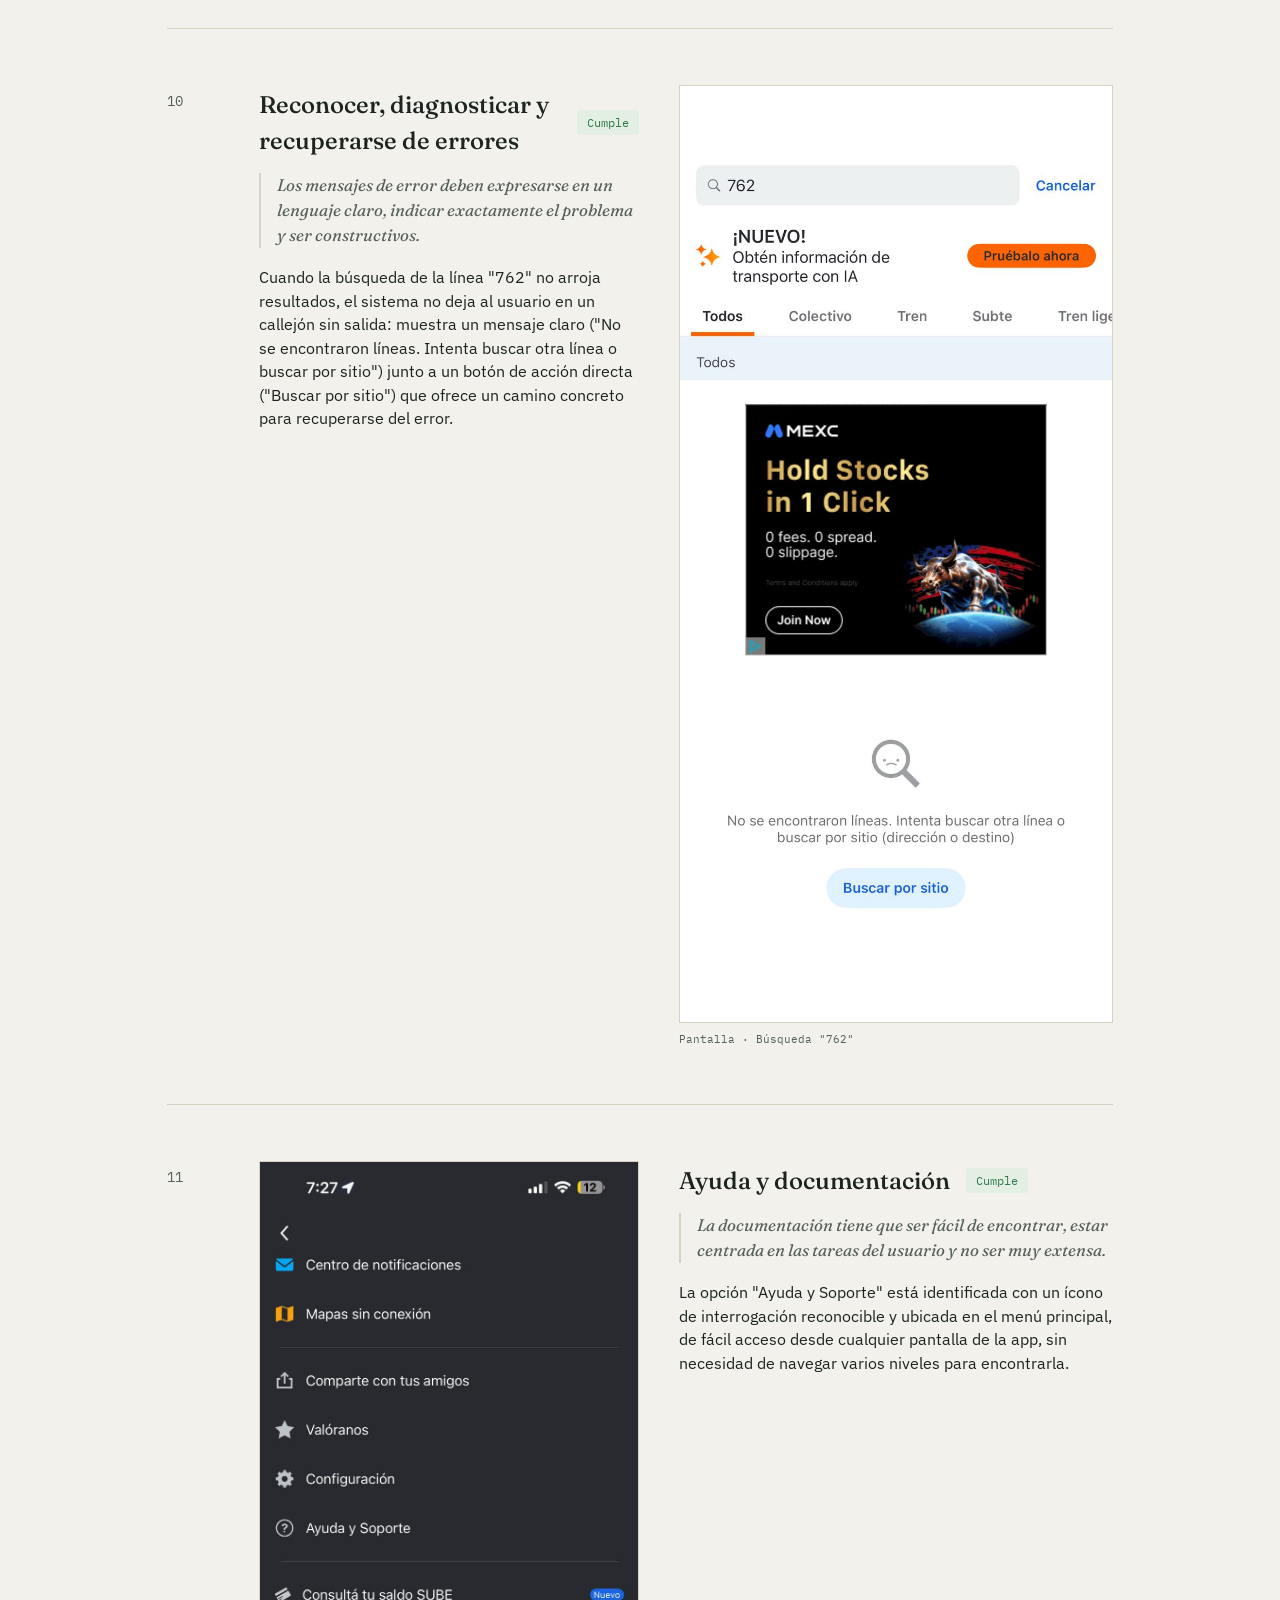
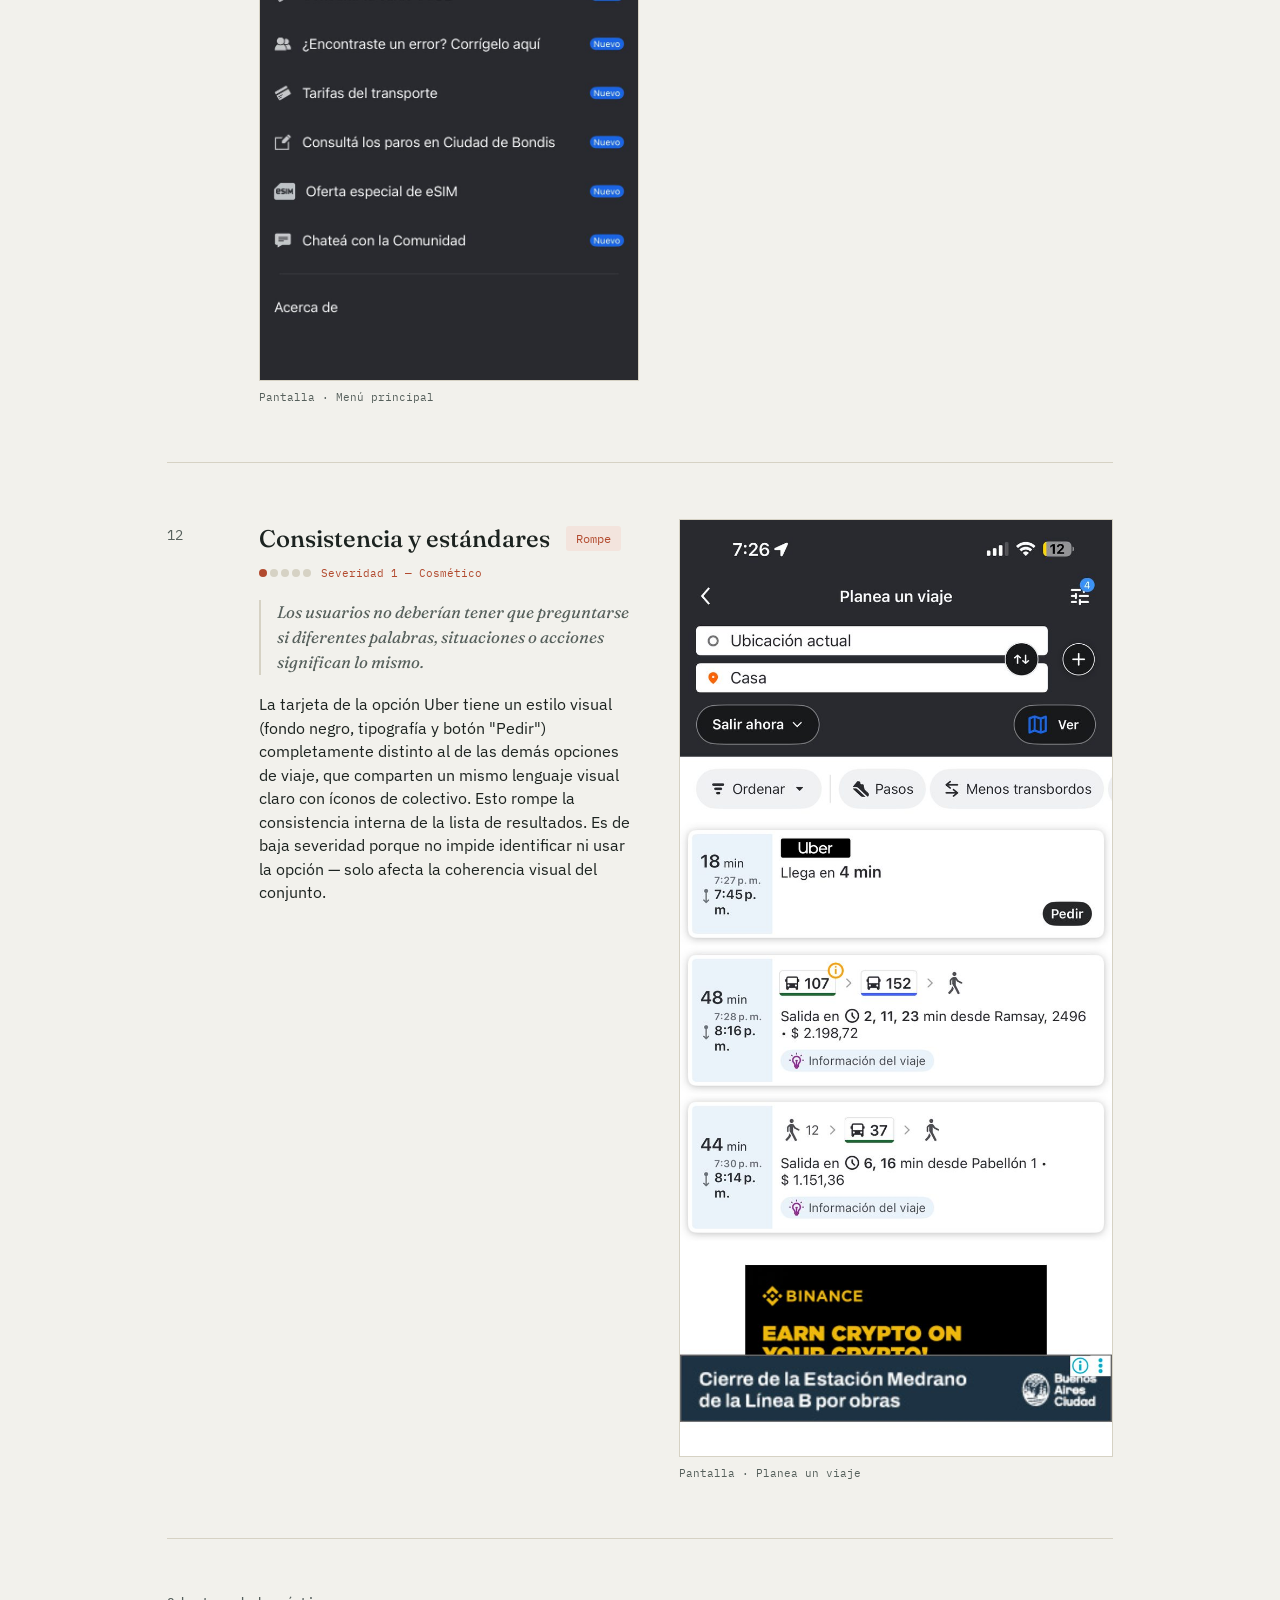
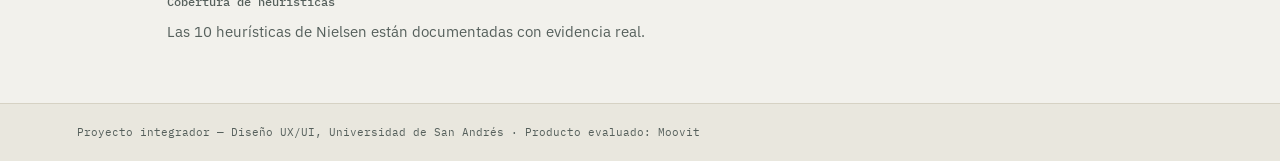
<file: heuristicas.html>
<!DOCTYPE html>
<html lang="es">
<head>
<meta charset="UTF-8">
<meta name="viewport" content="width=device-width, initial-scale=1.0">
<title>Auditoría UX — Moovit · Heurísticas de Nielsen</title>
<link rel="preconnect" href="https://fonts.googleapis.com">
<link rel="preconnect" href="https://fonts.gstatic.com" crossorigin>
<link href="https://fonts.googleapis.com/css2?family=Fraunces:opsz,wght@9..144,400;9..144,500;9..144,600&family=IBM+Plex+Sans:wght@400;500;600&family=IBM+Plex+Mono:wght@500&display=swap" rel="stylesheet">
<link rel="stylesheet" href="style.css">
</head>
<body>

<header class="masthead">
  <div class="masthead-top">
    <span class="masthead-kicker">Diseño UX/UI · Universidad de San Andrés</span>
    <a class="masthead-link" href="index.html">← Ver leyes UX</a>
  </div>
  <h1 class="masthead-title">Heurísticas de Nielsen<br><em>sobre Moovit</em></h1>
  <p class="masthead-lede">
    Evaluación de usabilidad de las mismas tres pantallas — búsqueda de líneas,
    paradas cercanas y planificación de viaje — contra las 10 heurísticas de Nielsen.
    Cada hallazgo está respaldado con una captura real de la interfaz.
  </p>

  <div class="masthead-stats">
    <div class="stat">
      <span class="stat-num">10</span>
      <span class="stat-label">heurísticas documentadas<br>de 10</span>
    </div>
    <div class="stat stat-cumple">
      <span class="stat-num">9</span>
      <span class="stat-label">se cumplen</span>
    </div>
    <div class="stat stat-rompe">
      <span class="stat-num">3</span>
      <span class="stat-label">se rompen</span>
    </div>
    <div class="stat">
      <span class="stat-num">7</span>
      <span class="stat-label">pantallas<br>relevadas</span>
    </div>
  </div>
</header>

<main class="findings">

  <!-- 01 — Visibilidad del estado del sistema -->
  <article class="finding" id="visibilidad">
    <div class="finding-index">01</div>
    <div class="finding-media">
      <img src="assets/pantalla-paradas.jpg" alt="Listado de paradas cercanas con horarios de próxima llegada en tiempo real">
      <span class="media-caption">Pantalla · Paradas</span>
    </div>
    <div class="finding-body">
      <div class="finding-head">
        <h2>Visibilidad del estado del sistema</h2>
        <span class="badge badge-cumple">Cumple</span>
      </div>
      <p class="finding-quote">El sistema debe informar a los usuarios del estado del sistema, dando una retroalimentación apropiada en un tiempo razonable.</p>
      <p class="finding-analysis">
        Cada línea muestra en tiempo real cuándo pasa el próximo colectivo
        ("Ahora", "5 min") y los horarios siguientes (15, 25 min), dando al
        usuario retroalimentación clara y actualizada del estado del sistema
        de transporte.
      </p>
    </div>
  </article>

  <!-- 02 — Relación entre el sistema y el mundo real -->
  <article class="finding finding-reverse" id="mundo-real">
    <div class="finding-index">02</div>
    <div class="finding-media">
      <img src="assets/pantalla-paradas.jpg" alt="Paradas identificadas con referencias urbanas conocidas como Club Hípico Argentino y River Plate">
      <span class="media-caption">Pantalla · Paradas</span>
    </div>
    <div class="finding-body">
      <div class="finding-head">
        <h2>Relación entre el sistema y el mundo real</h2>
        <span class="badge badge-cumple">Cumple</span>
      </div>
      <p class="finding-quote">El sistema debe utilizar el lenguaje de los usuarios, con metáforas, palabras o frases que le sean conocidas, en lugar de los términos que se utilizan en el sistema.</p>
      <p class="finding-analysis">
        Las paradas se identifican con referencias urbanas conocidas por el
        usuario ("Club Hípico Argentino / Club Obras Sanitarias", "River Plate")
        en vez de códigos internos, y se usa lenguaje cotidiano ("5 min
        caminando") en lugar de una distancia en metros.
      </p>
    </div>
  </article>

  <!-- 03 — Control y libertad del usuario -->
  <article class="finding" id="control-libertad">
    <div class="finding-index">03</div>
    <div class="finding-media">
      <img src="assets/pantalla-direcciones.jpg" alt="Banner promocional de Moovit+ con botón de cierre visible">
      <span class="media-caption">Pantalla · Direcciones</span>
    </div>
    <div class="finding-body">
      <div class="finding-head">
        <h2>Control y libertad del usuario</h2>
        <span class="badge badge-cumple">Cumple</span>
      </div>
      <p class="finding-quote">Hay ocasiones en que los usuarios eligen funciones del sistema por error y necesitarán una "salida de emergencia".</p>
      <p class="finding-analysis">
        El banner promocional de Moovit+ incluye un botón "X" claramente
        visible en la esquina para cerrarlo, dándole al usuario una salida
        rápida si no le interesa la oferta, sin bloquear el resto de la pantalla.
      </p>
    </div>
  </article>

  <!-- 04 — Consistencia y estándares -->
  <article class="finding finding-reverse" id="consistencia">
    <div class="finding-index">04</div>
    <div class="finding-media">
      <img src="assets/pantalla-direcciones.jpg" alt="Ícono de menú hamburguesa en la esquina superior derecha">
      <span class="media-caption">Pantalla · Direcciones</span>
    </div>
    <div class="finding-body">
      <div class="finding-head">
        <h2>Consistencia y estándares</h2>
        <span class="badge badge-cumple">Cumple</span>
      </div>
      <p class="finding-quote">Los usuarios no deberían tener que preguntarse si diferentes palabras, situaciones o acciones significan lo mismo. Lo recomendable es seguir los patrones de la industria.</p>
      <p class="finding-analysis">
        El ícono de menú hamburguesa (☰) en la esquina superior derecha sigue
        la convención universal de apps móviles para acceder a opciones
        adicionales, algo que el usuario reconoce sin necesidad de explicación.
      </p>
    </div>
  </article>

  <!-- 05 — Reconocimiento antes que recuerdo -->
  <article class="finding" id="reconocimiento">
    <div class="finding-index">05</div>
    <div class="finding-media">
      <img src="assets/pantalla-lineas.jpg" alt="Sección de Recientes mostrando la última línea buscada">
      <span class="media-caption">Pantalla · Líneas</span>
    </div>
    <div class="finding-body">
      <div class="finding-head">
        <h2>Reconocimiento antes que recuerdo</h2>
        <span class="badge badge-cumple">Cumple</span>
      </div>
      <p class="finding-quote">El sistema debe minimizar la información que el usuario debe recordar mostrándola a través de objetos, acciones u opciones.</p>
      <p class="finding-analysis">
        La sección "Recientes" muestra automáticamente las líneas buscadas
        previamente (ej. "COMBI Terminal Madero – Nordelta"), evitando que
        el usuario tenga que recordar y volver a escribir el nombre exacto.
      </p>
    </div>
  </article>

  <!-- 06 — Flexibilidad y eficiencia de uso -->
  <article class="finding finding-reverse" id="flexibilidad">
    <div class="finding-index">06</div>
    <div class="finding-media">
      <img src="assets/pantalla-direcciones.jpg" alt="Sección de Favoritos con Casa guardada y la línea 107 lista">
      <span class="media-caption">Pantalla · Direcciones</span>
    </div>
    <div class="finding-body">
      <div class="finding-head">
        <h2>Flexibilidad y eficiencia de uso</h2>
        <span class="badge badge-cumple">Cumple</span>
      </div>
      <p class="finding-quote">Los atajos permiten aumentar la velocidad de interacción para el usuario experto, atrayendo tanto a principiantes como a experimentados.</p>
      <p class="finding-analysis">
        La sección "Favoritos" con "Casa" ya guardada le muestra directamente
        al usuario recurrente la línea 107 y su horario de salida ("Sale en
        2 min") sin que tenga que repetir la búsqueda, acelerando el uso para
        quien ya usa la app habitualmente.
      </p>
    </div>
  </article>

  <!-- 07 — Diseño estético y minimalista (rompe, caso 1) -->
  <article class="finding" id="estetico-1">
    <div class="finding-index">07</div>
    <div class="finding-media">
      <img src="assets/pantalla-lineas.jpg" alt="Banner publicitario de Binance ocupando gran parte del listado de líneas">
      <span class="media-caption">Pantalla · Líneas</span>
    </div>
    <div class="finding-body">
      <div class="finding-head">
        <h2>Diseño estético y minimalista</h2>
        <span class="badge badge-rompe">Rompe</span>
      </div>
      <div class="severity">
        <span class="severity-dots">
          <span class="filled"></span><span class="filled"></span><span></span><span></span><span></span>
        </span>
        <span class="severity-label">Severidad 2 — Media prioridad</span>
      </div>
      <p class="finding-quote">La interfaz no debe contener información que no sea relevante. Cada unidad adicional de información compite con las unidades relevantes y disminuye su visibilidad relativa.</p>
      <p class="finding-analysis">
        Un banner publicitario de Binance ocupa una porción muy grande del
        espacio visible entre resultados de búsqueda, compitiendo con la
        información funcional (líneas recientes, resultados) y reduciendo
        su visibilidad relativa. No impide completar la tarea, pero exige
        un esfuerzo extra para distinguir contenido real de publicidad —
        se recomienda corregir en próximas iteraciones.
      </p>
    </div>
  </article>

  <!-- 08 — Diseño estético y minimalista (rompe, caso 2) -->
  <article class="finding finding-reverse" id="estetico-2">
    <div class="finding-index">08</div>
    <div class="finding-media">
      <img src="assets/pantalla-paradas.jpg" alt="Banner publicitario de Pokémon Go debajo del CTA para ver todas las líneas">
      <span class="media-caption">Pantalla · Paradas</span>
    </div>
    <div class="finding-body">
      <div class="finding-head">
        <h2>Diseño estético y minimalista</h2>
        <span class="badge badge-rompe">Rompe</span>
      </div>
      <div class="severity">
        <span class="severity-dots">
          <span class="filled"></span><span></span><span></span><span></span><span></span>
        </span>
        <span class="severity-label">Severidad 1 — Cosmético</span>
      </div>
      <p class="finding-quote">La interfaz no debe contener información que no sea relevante o se utilice raramente.</p>
      <p class="finding-analysis">
        El banner publicitario de Pokémon Go ocupa una porción considerable
        de la parte inferior de la pantalla, justo debajo del CTA funcional
        "Ver todas las líneas para esta parada", introduciendo ruido visual
        irrelevante a la tarea del usuario (llegar a destino). La severidad
        es baja porque el CTA principal ya es visible por encima del banner,
        así que no bloquea la acción central de la pantalla.
      </p>
    </div>
  </article>

  <!-- 09 — Prevención de errores -->
  <article class="finding" id="prevencion-errores">
    <div class="finding-index">09</div>
    <div class="finding-media">
      <img src="assets/pantalla-busqueda-142.jpg" alt="Búsqueda flexible de '142' que devuelve resultados en vez de rechazar la consulta">
      <span class="media-caption">Pantalla · Búsqueda "142"</span>
    </div>
    <div class="finding-body">
      <div class="finding-head">
        <h2>Prevención de errores</h2>
        <span class="badge badge-cumple">Cumple</span>
      </div>
      <p class="finding-quote">Es más importante prevenir la aparición de errores que generar buenos mensajes de error.</p>
      <p class="finding-analysis">
        Al buscar un número ambiguo como "142", el sistema no exige un
        formato exacto (línea, altura o parada): interpreta la consulta de
        forma flexible y devuelve resultados relevantes agrupados por
        categoría, evitando que la búsqueda termine en un callejón sin
        salida como ocurre con otros términos más específicos.
      </p>
    </div>
  </article>

  <!-- 10 — Reconocer, diagnosticar y recuperarse de errores -->
  <article class="finding finding-reverse" id="recuperarse-errores">
    <div class="finding-index">10</div>
    <div class="finding-media">
      <img src="assets/pantalla-busqueda-762.jpg" alt="Mensaje 'No se encontraron líneas' con botón para buscar por sitio como alternativa">
      <span class="media-caption">Pantalla · Búsqueda "762"</span>
    </div>
    <div class="finding-body">
      <div class="finding-head">
        <h2>Reconocer, diagnosticar y recuperarse de errores</h2>
        <span class="badge badge-cumple">Cumple</span>
      </div>
      <p class="finding-quote">Los mensajes de error deben expresarse en un lenguaje claro, indicar exactamente el problema y ser constructivos.</p>
      <p class="finding-analysis">
        Cuando la búsqueda de la línea "762" no arroja resultados, el sistema
        no deja al usuario en un callejón sin salida: muestra un mensaje
        claro ("No se encontraron líneas. Intenta buscar otra línea o buscar
        por sitio") junto a un botón de acción directa ("Buscar por sitio")
        que ofrece un camino concreto para recuperarse del error.
      </p>
    </div>
  </article>

  <!-- 11 — Ayuda y documentación -->
  <article class="finding" id="ayuda-documentacion">
    <div class="finding-index">11</div>
    <div class="finding-media">
      <img src="assets/pantalla-menu.jpg" alt="Menú principal con la opción 'Ayuda y Soporte' claramente identificada con ícono de interrogación">
      <span class="media-caption">Pantalla · Menú principal</span>
    </div>
    <div class="finding-body">
      <div class="finding-head">
        <h2>Ayuda y documentación</h2>
        <span class="badge badge-cumple">Cumple</span>
      </div>
      <p class="finding-quote">La documentación tiene que ser fácil de encontrar, estar centrada en las tareas del usuario y no ser muy extensa.</p>
      <p class="finding-analysis">
        La opción "Ayuda y Soporte" está identificada con un ícono de
        interrogación reconocible y ubicada en el menú principal, de fácil
        acceso desde cualquier pantalla de la app, sin necesidad de navegar
        varios niveles para encontrarla.
      </p>
    </div>
  </article>

  <!-- 12 — Consistencia y estándares (segundo caso) -->
  <article class="finding finding-reverse" id="consistencia-2">
    <div class="finding-index">12</div>
    <div class="finding-media">
      <img src="assets/pantalla-viaje.jpg" alt="Tarjeta de Uber con fondo negro y estilo visual distinto al resto de las opciones de viaje">
      <span class="media-caption">Pantalla · Planea un viaje</span>
    </div>
    <div class="finding-body">
      <div class="finding-head">
        <h2>Consistencia y estándares</h2>
        <span class="badge badge-rompe">Rompe</span>
      </div>
      <div class="severity">
        <span class="severity-dots">
          <span class="filled"></span><span></span><span></span><span></span><span></span>
        </span>
        <span class="severity-label">Severidad 1 — Cosmético</span>
      </div>
      <p class="finding-quote">Los usuarios no deberían tener que preguntarse si diferentes palabras, situaciones o acciones significan lo mismo.</p>
      <p class="finding-analysis">
        La tarjeta de la opción Uber tiene un estilo visual (fondo negro,
        tipografía y botón "Pedir") completamente distinto al de las demás
        opciones de viaje, que comparten un mismo lenguaje visual claro con
        íconos de colectivo. Esto rompe la consistencia interna de la lista
        de resultados. Es de baja severidad porque no impide identificar ni
        usar la opción — solo afecta la coherencia visual del conjunto.
      </p>
    </div>
  </article>

</main>

<section class="pending">
  <h3>Cobertura de heurísticas</h3>
  <p>
    Las 10 heurísticas de Nielsen están documentadas con evidencia real.
  </p>
</section>

<footer class="site-footer">
  <p>Proyecto integrador — Diseño UX/UI, Universidad de San Andrés · Producto evaluado: Moovit</p>
</footer>

</body>
</html>
</file>
<file: style.css>
/* ============================================
   Tokens
   ============================================ */
:root {
  --paper:      #F2F1EC;
  --paper-dim:  #E9E7DE;
  --ink:        #1C2320;
  --ink-soft:   #56605C;
  --rule:       #D6D2C4;

  --teal:       #1F6E6E;
  --teal-deep:  #123F3F;
  --amber:      #C98A2E;

  --cumple:     #2F7A4F;
  --cumple-bg:  #E4EFE4;
  --rompe:      #B24A2E;
  --rompe-bg:   #F3E4DD;

  --display: "Fraunces", Georgia, serif;
  --body:    "IBM Plex Sans", -apple-system, sans-serif;
  --mono:    "IBM Plex Mono", monospace;
}

* { box-sizing: border-box; }

html { scroll-behavior: smooth; }

body {
  margin: 0;
  background: var(--paper);
  color: var(--ink);
  font-family: var(--body);
  line-height: 1.5;
  -webkit-font-smoothing: antialiased;
}

img { max-width: 100%; display: block; }

a { color: var(--teal-deep); }
a:focus-visible, button:focus-visible { outline: 2px solid var(--teal); outline-offset: 3px; }

/* ============================================
   Masthead
   ============================================ */
.masthead {
  background: var(--teal-deep);
  color: var(--paper);
  padding: 28px 6vw 46px;
}

.masthead-top {
  display: flex;
  flex-wrap: wrap;
  gap: 12px 24px;
  justify-content: space-between;
  align-items: baseline;
  border-bottom: 1px solid rgba(242,241,236,0.22);
  padding-bottom: 18px;
  margin-bottom: 34px;
}

.masthead-kicker {
  font-family: var(--mono);
  font-size: 0.72rem;
  letter-spacing: 0.02em;
  color: #A9C4C0;
}

.masthead-link {
  font-family: var(--mono);
  font-size: 0.78rem;
  color: var(--paper);
  text-decoration: none;
  border-bottom: 1px solid rgba(242,241,236,0.5);
  padding-bottom: 2px;
}
.masthead-link:hover { border-color: var(--paper); }

.masthead-title {
  font-family: var(--display);
  font-weight: 500;
  font-size: clamp(2.1rem, 5.4vw, 3.6rem);
  line-height: 1.06;
  margin: 0 0 20px;
  max-width: 14ch;
}
.masthead-title em {
  font-style: italic;
  font-weight: 400;
  color: #9FCFC9;
}

.masthead-lede {
  max-width: 56ch;
  font-size: 1.02rem;
  color: #D6E4E1;
  margin: 0 0 40px;
}

.masthead-stats {
  display: flex;
  flex-wrap: wrap;
  gap: 40px;
}

.stat {
  display: flex;
  flex-direction: column;
  gap: 2px;
}
.stat-num {
  font-family: var(--display);
  font-size: 2.4rem;
  line-height: 1;
  color: var(--paper);
}
.stat-cumple .stat-num { color: #8FCB9F; }
.stat-rompe .stat-num  { color: #E3A088; }
.stat-label {
  font-family: var(--mono);
  font-size: 0.68rem;
  color: #B9CFCB;
  line-height: 1.3;
}

/* ============================================
   Findings — alternating editorial rows
   ============================================ */
.findings {
  max-width: 1100px;
  margin: 0 auto;
  padding: 8px 6vw 20px;
}

.finding {
  display: grid;
  grid-template-columns: 52px minmax(240px, 380px) 1fr;
  gap: 0 40px;
  padding: 56px 0;
  border-bottom: 1px solid var(--rule);
  align-items: start;
}
.finding:first-child { padding-top: 48px; }

.finding-index {
  font-family: var(--mono);
  font-size: 0.85rem;
  color: var(--ink-soft);
  padding-top: 6px;
}

.finding-media {
  position: relative;
}
.finding-media img {
  width: 100%;
  border: 1px solid var(--rule);
  background: #fff;
}
.media-caption {
  display: block;
  font-family: var(--mono);
  font-size: 0.68rem;
  color: var(--ink-soft);
  margin-top: 8px;
}

.finding-body { padding-top: 2px; }

.finding-head {
  display: flex;
  align-items: center;
  gap: 16px;
  margin-bottom: 14px;
}

.finding-head h2 {
  font-family: var(--display);
  font-weight: 500;
  font-size: 1.5rem;
  margin: 0;
}

.badge {
  font-family: var(--mono);
  font-size: 0.72rem;
  padding: 4px 10px;
  border-radius: 3px;
  white-space: nowrap;
}
.badge-cumple { background: var(--cumple-bg); color: var(--cumple); }
.badge-rompe  { background: var(--rompe-bg);  color: var(--rompe); }

/* Severity scale (0–4), shown only on "Rompe" findings */
.severity {
  display: flex;
  align-items: center;
  gap: 10px;
  margin: -6px 0 18px;
}
.severity-dots {
  display: flex;
  gap: 3px;
}
.severity-dots span {
  width: 8px;
  height: 8px;
  border-radius: 50%;
  background: var(--rule);
}
.severity-dots span.filled { background: var(--rompe); }
.severity-label {
  font-family: var(--mono);
  font-size: 0.7rem;
  color: var(--rompe);
}

.finding-quote {
  font-family: var(--display);
  font-style: italic;
  font-size: 1.05rem;
  color: var(--ink-soft);
  border-left: 2px solid var(--rule);
  padding-left: 16px;
  margin: 0 0 18px;
  max-width: 52ch;
}

.finding-analysis {
  max-width: 58ch;
  font-size: 0.98rem;
  color: var(--ink);
}
.finding-analysis em { font-style: normal; font-weight: 600; }

/* alternate media/body order on larger screens for rhythm */
.finding-reverse .finding-media { order: 3; }
.finding-reverse .finding-body  { order: 2; }
.finding-reverse .finding-index { order: 1; }

/* ============================================
   Pending section
   ============================================ */
.pending {
  max-width: 1100px;
  margin: 0 auto;
  padding: 34px 6vw 60px;
}
.pending h3 {
  font-family: var(--mono);
  font-size: 0.75rem;
  text-transform: none;
  color: var(--ink-soft);
  margin: 0 0 10px;
  font-weight: 500;
}
.pending p {
  margin: 0;
  color: var(--ink-soft);
  font-size: 0.92rem;
  max-width: 70ch;
}

/* ============================================
   Footer
   ============================================ */
.site-footer {
  background: var(--paper-dim);
  border-top: 1px solid var(--rule);
  padding: 20px 6vw;
}
.site-footer p {
  margin: 0;
  font-family: var(--mono);
  font-size: 0.7rem;
  color: var(--ink-soft);
}

/* ============================================
   Responsive
   ============================================ */
@media (max-width: 820px) {
  .finding {
    grid-template-columns: 40px 1fr;
    grid-template-areas:
      "index media"
      "body  body";
  }
  .finding-index { grid-area: index; }
  .finding-media { grid-area: media; }
  .finding-body  { grid-area: body; padding-top: 22px; }
  .finding-reverse .finding-media,
  .finding-reverse .finding-body,
  .finding-reverse .finding-index { order: initial; }
}

@media (max-width: 560px) {
  .masthead { padding: 22px 6vw 36px; }
  .masthead-stats { gap: 28px; }
  .finding { padding: 40px 0; }
}

@media (prefers-reduced-motion: reduce) {
  html { scroll-behavior: auto; }
}
</file>
